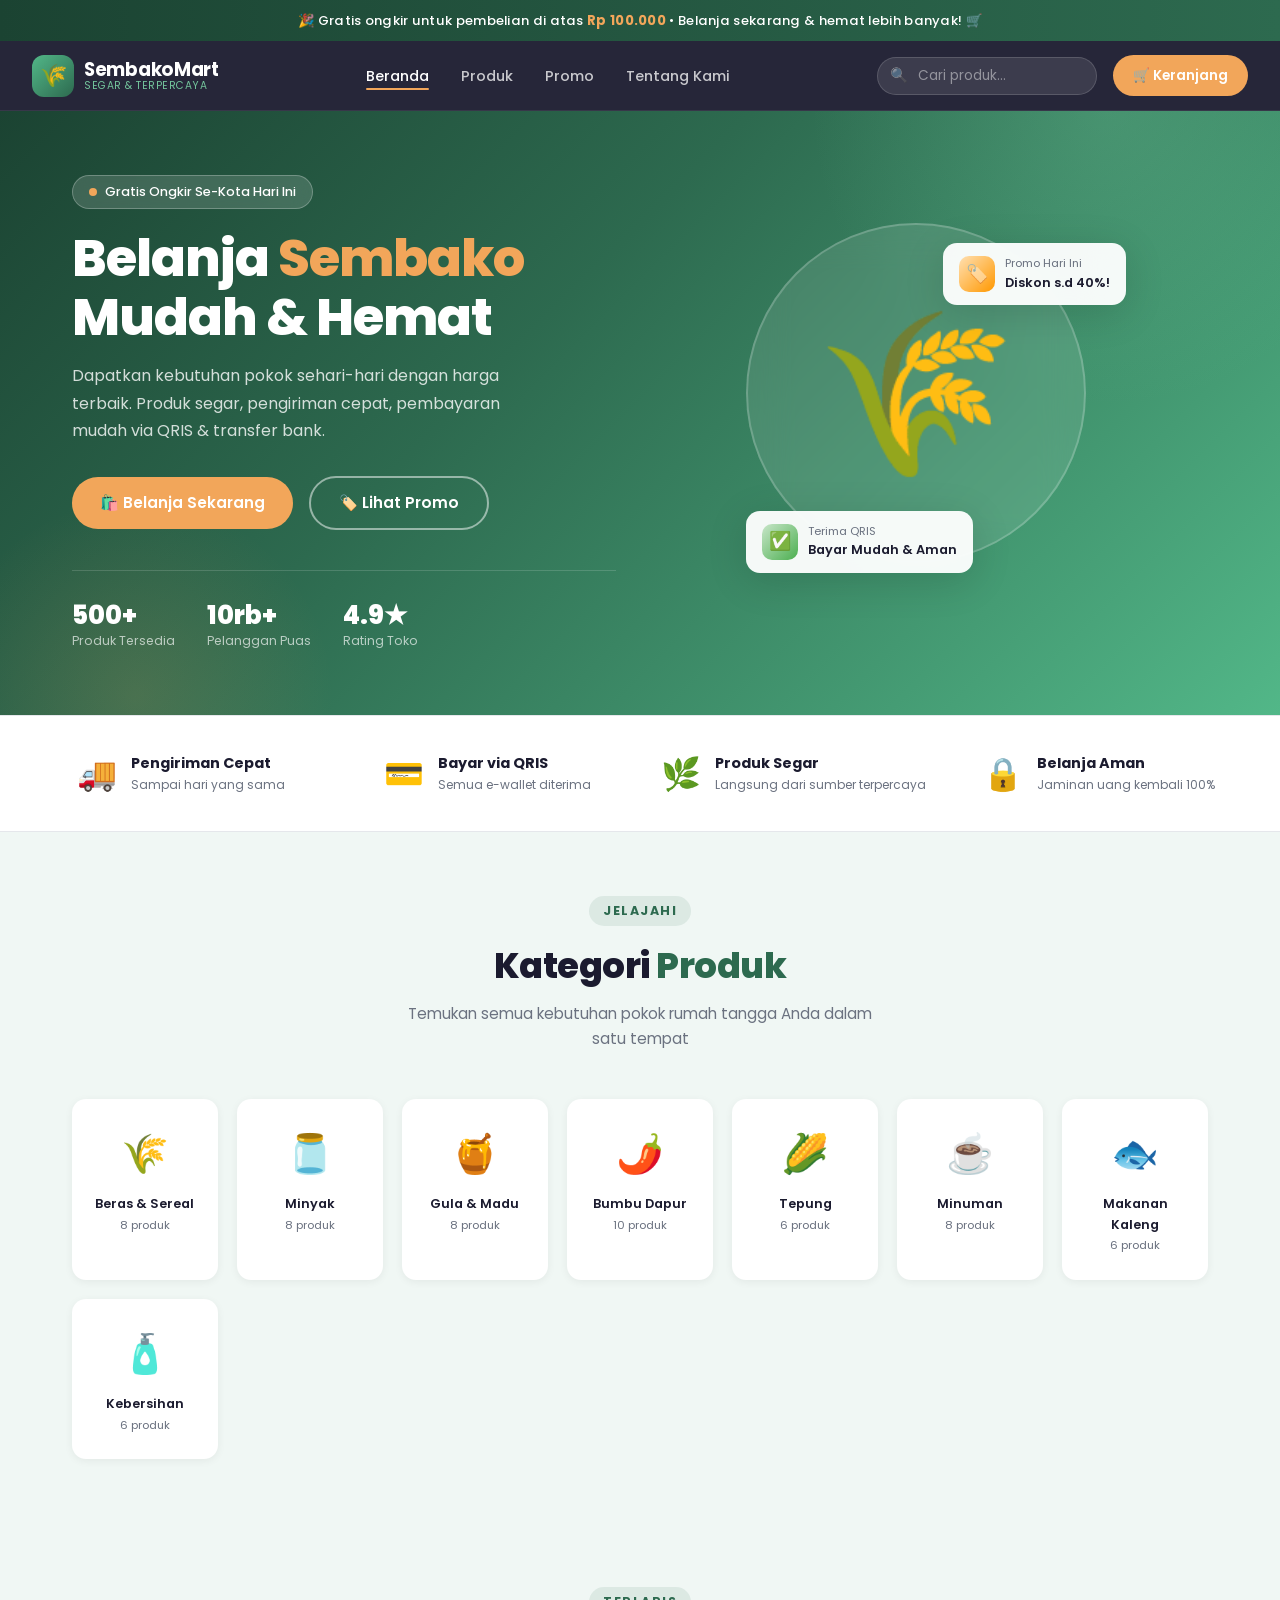
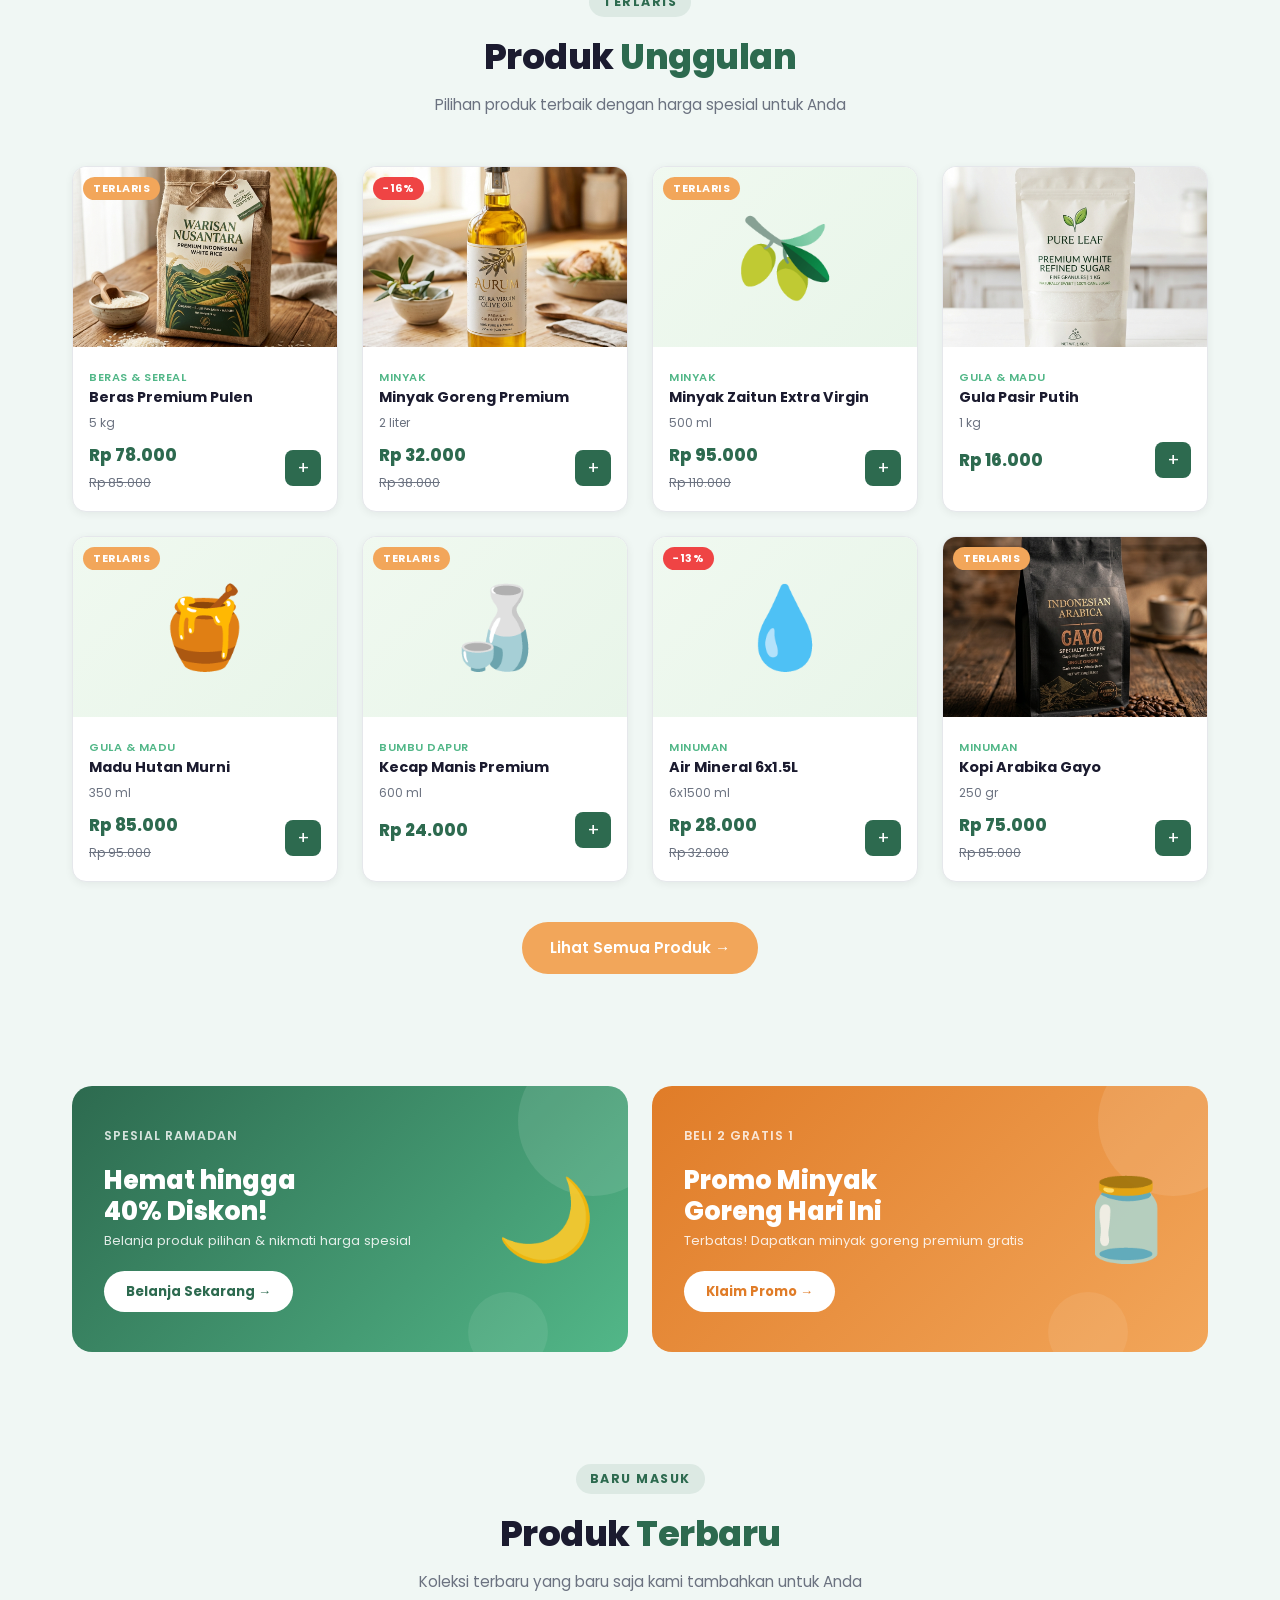
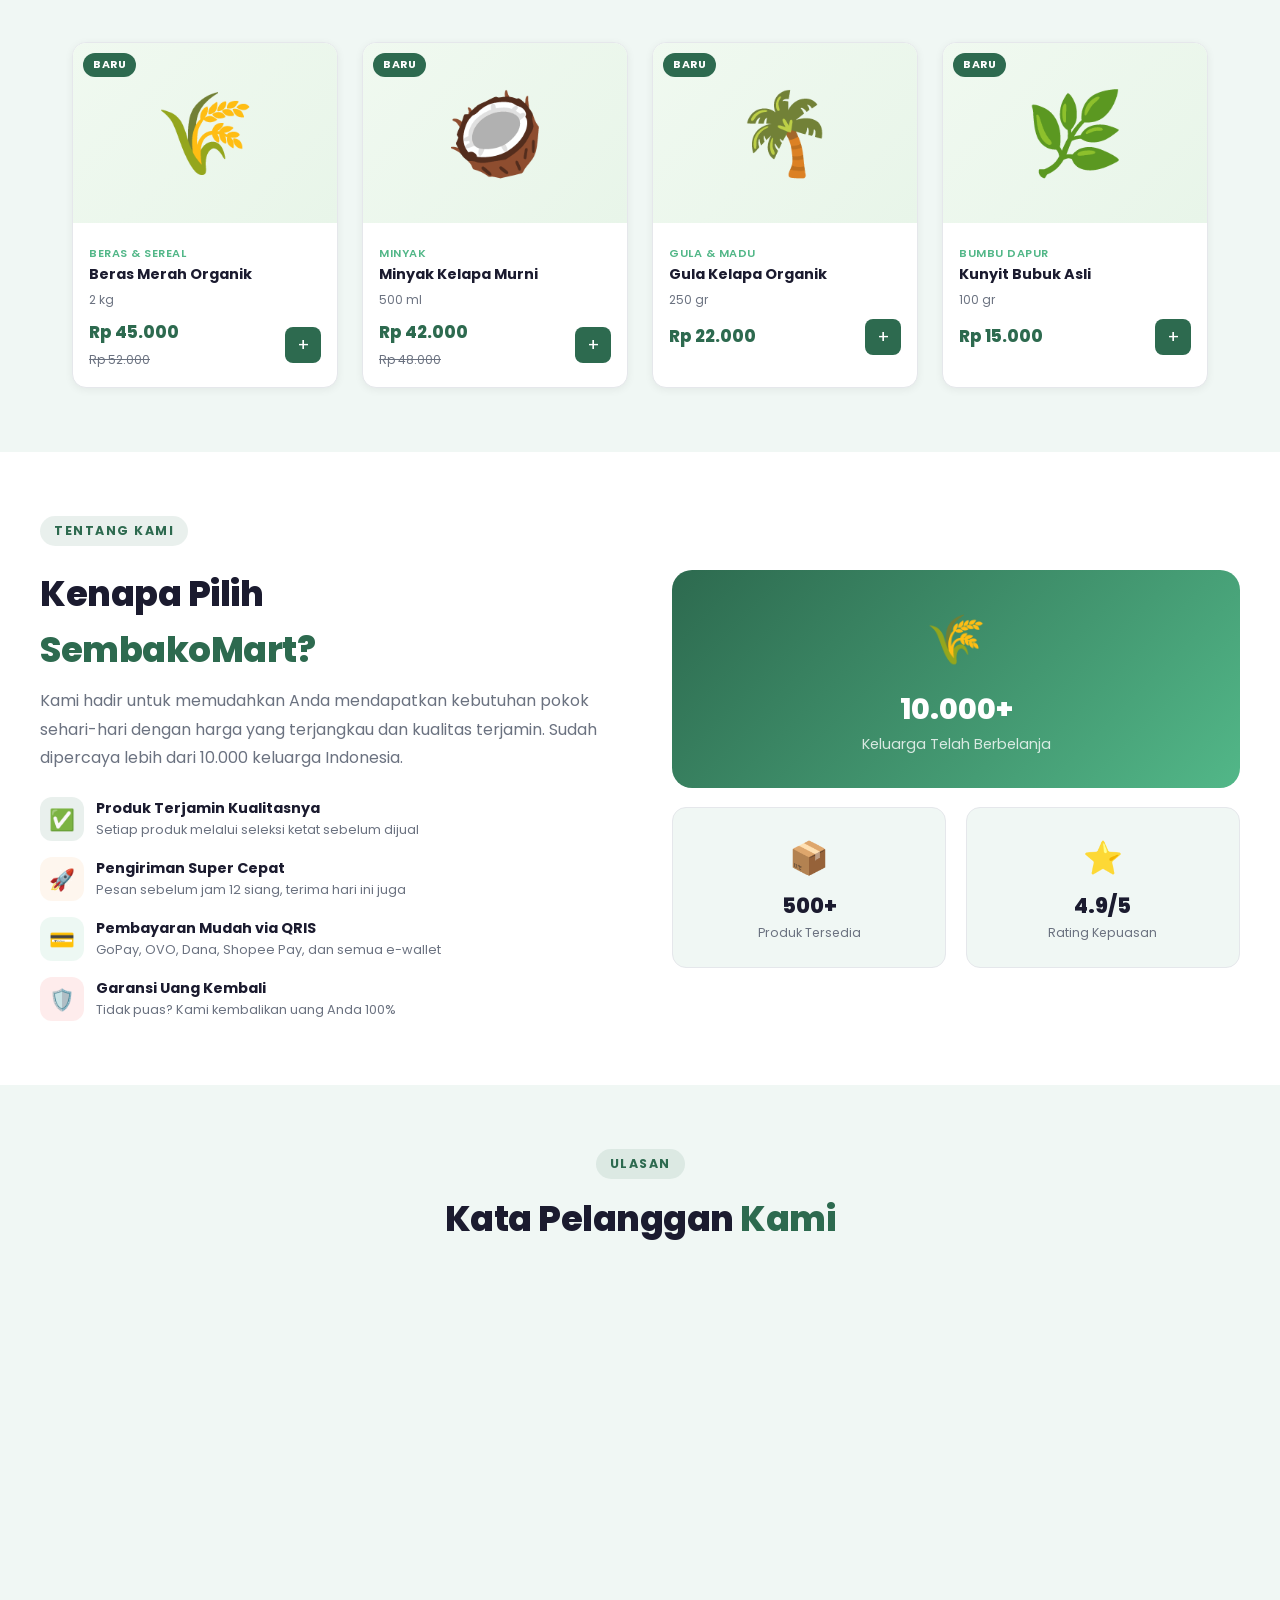
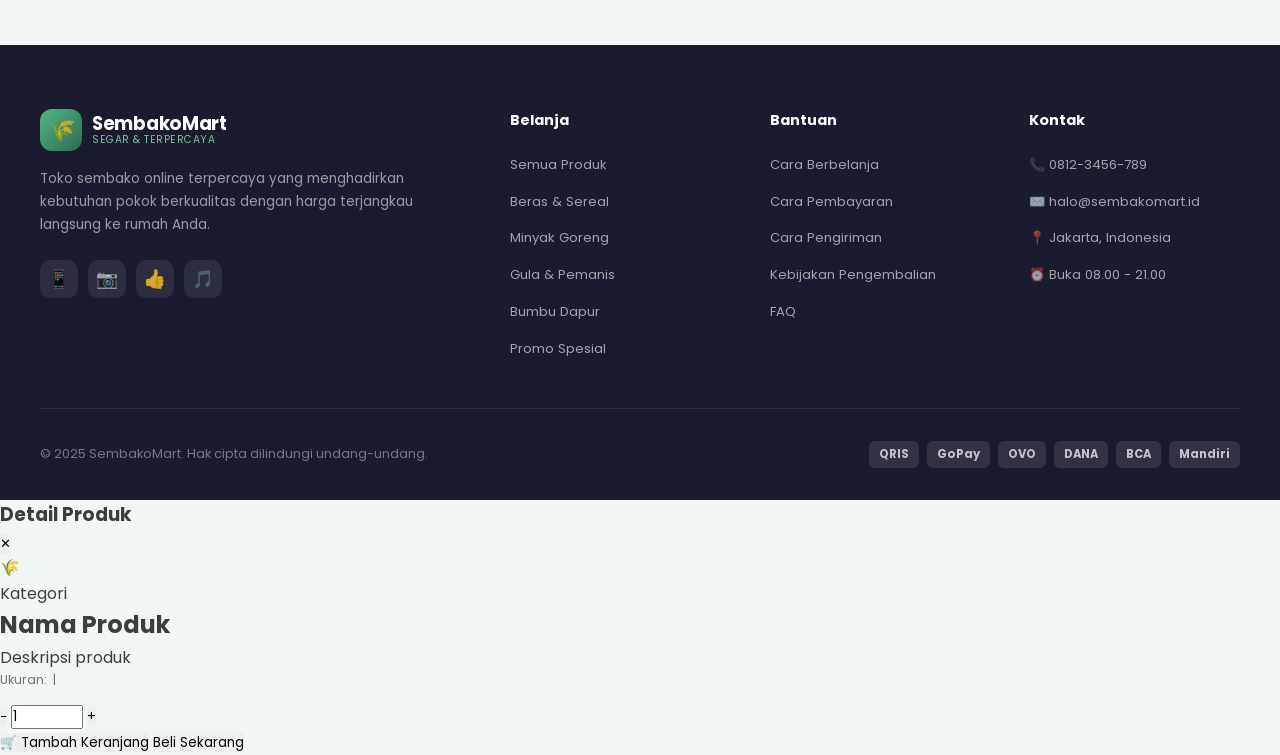
<file: index.html>
<!DOCTYPE html>
<html lang="id">
<head>
  <meta charset="UTF-8">
  <meta name="viewport" content="width=device-width, initial-scale=1.0">
  <title>SembakoMart — Toko Sembako Online Terpercaya</title>
  <meta name="description" content="SembakoMart - Belanja kebutuhan pokok online dengan harga terjangkau. Beras, minyak, gula, bumbu dapur dan lebih banyak produk tersedia. Pesan sekarang, kirim hari ini!">
  <link rel="stylesheet" href="css/style.css">
  <link rel="preconnect" href="https://fonts.googleapis.com">
  <link rel="preconnect" href="https://fonts.gstatic.com" crossorigin>
  <style>
    /* Page-specific overrides */
    .page-wrap {
      min-height: 100vh;
      display: flex;
      flex-direction: column;
    }
    main {
      flex: 1;
    }
  </style>
</head>
<body>
  <div class="page-wrap">

    <!-- Announcement Strip -->
    <div class="announcement">
      🎉 Gratis ongkir untuk pembelian di atas <span>Rp 100.000</span> • Belanja sekarang & hemat lebih banyak! 🛒
    </div>

    <!-- Navbar -->
    <nav class="navbar" id="navbar">
      <a href="index.html" class="nav-logo">
        <div class="nav-logo-icon">🌾</div>
        <div class="nav-logo-text">
          <span class="brand">SembakoMart</span>
          <span class="tagline">Segar & Terpercaya</span>
        </div>
      </a>

      <ul class="nav-links">
        <li><a href="index.html" class="active">Beranda</a></li>
        <li><a href="products.html">Produk</a></li>
        <li><a href="products.html?cat=promo">Promo</a></li>
        <li><a href="#about">Tentang Kami</a></li>
      </ul>

      <div class="nav-actions">
        <div class="nav-search-wrap">
          <span class="nav-search-icon">🔍</span>
          <input type="text" class="nav-search" id="navSearchInput" placeholder="Cari produk..." />
        </div>
        <a href="cart.html" class="cart-btn" id="cartNavBtn">
          🛒 Keranjang
          <span class="cart-count hidden" id="cartCount">0</span>
        </a>
        <button class="hamburger" id="hamburger" aria-label="Menu">
          <span></span><span></span><span></span>
        </button>
      </div>
    </nav>

    <!-- Mobile Menu -->
    <div class="mobile-menu" id="mobileMenu" style="display:none; background:var(--dark); padding:1rem 1.5rem; border-bottom:1px solid rgba(255,255,255,0.1);">
      <ul style="display:flex; flex-direction:column; gap:1rem;">
        <li><a href="index.html" style="color:white; font-size:0.95rem; font-weight:600;">🏠 Beranda</a></li>
        <li><a href="products.html" style="color:rgba(255,255,255,0.75); font-size:0.95rem; font-weight:500;">📦 Produk</a></li>
        <li><a href="products.html?cat=promo" style="color:rgba(255,255,255,0.75); font-size:0.95rem; font-weight:500;">🏷️ Promo</a></li>
        <li><a href="cart.html" style="color:rgba(255,255,255,0.75); font-size:0.95rem; font-weight:500;">🛒 Keranjang</a></li>
      </ul>
      <div style="margin-top:1rem;">
        <input type="text" placeholder="Cari produk..." style="width:100%; padding:10px 16px; border-radius:50px; border:1px solid rgba(255,255,255,0.2); background:rgba(255,255,255,0.1); color:white; font-family:var(--font); font-size:0.9rem; outline:none;" />
      </div>
    </div>

    <main>
      <!-- Hero Section -->
      <section class="hero">
        <div class="hero-content">
          <div class="hero-text">
            <div class="hero-badge">
              <span class="dot"></span>
              Gratis Ongkir Se-Kota Hari Ini
            </div>
            <h1 class="hero-title">
              Belanja <span>Sembako</span><br>
              Mudah & Hemat
            </h1>
            <p class="hero-desc">
              Dapatkan kebutuhan pokok sehari-hari dengan harga terbaik. Produk segar, pengiriman cepat, pembayaran mudah via QRIS & transfer bank.
            </p>
            <div class="hero-actions">
              <a href="products.html" class="btn-primary">
                🛍️ Belanja Sekarang
              </a>
              <a href="products.html?cat=promo" class="btn-outline">
                🏷️ Lihat Promo
              </a>
            </div>
            <div class="hero-stats">
              <div class="hero-stat">
                <h3>500+</h3>
                <p>Produk Tersedia</p>
              </div>
              <div class="hero-stat">
                <h3>10rb+</h3>
                <p>Pelanggan Puas</p>
              </div>
              <div class="hero-stat">
                <h3>4.9★</h3>
                <p>Rating Toko</p>
              </div>
            </div>
          </div>

          <div class="hero-visual">
            <div class="hero-img-wrap">
              <div class="hero-img-bg">🌾</div>
              <div class="hero-float-card card-1">
                <div class="card-icon">🏷️</div>
                <div>
                  <div style="font-size:0.7rem; color:var(--text-light); font-weight:400;">Promo Hari Ini</div>
                  <div>Diskon s.d 40%!</div>
                </div>
              </div>
              <div class="hero-float-card card-2">
                <div class="card-icon">✅</div>
                <div>
                  <div style="font-size:0.7rem; color:var(--text-light); font-weight:400;">Terima QRIS</div>
                  <div>Bayar Mudah & Aman</div>
                </div>
              </div>
            </div>
          </div>
        </div>
      </section>

      <!-- Features Strip -->
      <div class="features-strip">
        <div class="features-grid">
          <div class="feature-item">
            <div class="feature-icon">🚚</div>
            <div class="feature-text">
              <h4>Pengiriman Cepat</h4>
              <p>Sampai hari yang sama</p>
            </div>
          </div>
          <div class="feature-item">
            <div class="feature-icon">💳</div>
            <div class="feature-text">
              <h4>Bayar via QRIS</h4>
              <p>Semua e-wallet diterima</p>
            </div>
          </div>
          <div class="feature-item">
            <div class="feature-icon">🌿</div>
            <div class="feature-text">
              <h4>Produk Segar</h4>
              <p>Langsung dari sumber terpercaya</p>
            </div>
          </div>
          <div class="feature-item">
            <div class="feature-icon">🔒</div>
            <div class="feature-text">
              <h4>Belanja Aman</h4>
              <p>Jaminan uang kembali 100%</p>
            </div>
          </div>
        </div>
      </div>

      <!-- Categories -->
      <section class="section" id="categories">
        <div class="section-header fade-in">
          <span class="section-label">Jelajahi</span>
          <h2 class="section-title">Kategori <span>Produk</span></h2>
          <p class="section-sub">Temukan semua kebutuhan pokok rumah tangga Anda dalam satu tempat</p>
        </div>
        <div class="categories-grid fade-in" id="categoriesGrid">
          <!-- Diisi oleh JS -->
        </div>
      </section>

      <!-- Featured Products -->
      <section class="section" id="featured">
        <div class="section-header fade-in">
          <span class="section-label">Terlaris</span>
          <h2 class="section-title">Produk <span>Unggulan</span></h2>
          <p class="section-sub">Pilihan produk terbaik dengan harga spesial untuk Anda</p>
        </div>
        <div class="products-grid fade-in" id="featuredProducts">
          <!-- Diisi oleh JS -->
        </div>
        <div style="text-align:center; margin-top:2.5rem;">
          <a href="products.html" class="btn-primary">Lihat Semua Produk →</a>
        </div>
      </section>

      <!-- Promo Banners -->
      <section class="promo-section fade-in">
        <div class="promo-grid">
          <div class="promo-card promo-card-1">
            <div class="promo-text">
              <p class="label">Spesial Ramadan</p>
              <h3>Hemat hingga<br>40% Diskon!</h3>
              <p>Belanja produk pilihan & nikmati harga spesial</p>
              <a href="products.html?cat=promo" class="btn-white">Belanja Sekarang →</a>
            </div>
            <div class="promo-emoji">🌙</div>
          </div>
          <div class="promo-card promo-card-2">
            <div class="promo-text">
              <p class="label">Beli 2 Gratis 1</p>
              <h3>Promo Minyak<br>Goreng Hari Ini</h3>
              <p>Terbatas! Dapatkan minyak goreng premium gratis</p>
              <a href="products.html?cat=minyak" class="btn-white" style="color:var(--secondary-dark);">Klaim Promo →</a>
            </div>
            <div class="promo-emoji">🫙</div>
          </div>
        </div>
      </section>

      <!-- New Products -->
      <section class="section" id="new-products">
        <div class="section-header fade-in">
          <span class="section-label">Baru Masuk</span>
          <h2 class="section-title">Produk <span>Terbaru</span></h2>
          <p class="section-sub">Koleksi terbaru yang baru saja kami tambahkan untuk Anda</p>
        </div>
        <div class="products-grid fade-in" id="newProducts">
          <!-- Diisi oleh JS -->
        </div>
      </section>

      <!-- About / Trust Section -->
      <section style="padding:4rem 2rem; background:var(--bg-card);" id="about">
        <div style="max-width:1200px; margin:0 auto; display:grid; grid-template-columns:1fr 1fr; gap:4rem; align-items:center;">
          <div class="fade-in">
            <span class="section-label">Tentang Kami</span>
            <h2 class="section-title" style="text-align:left; margin-top:0.5rem;">Kenapa Pilih<br><span>SembakoMart?</span></h2>
            <p style="color:var(--text-light); line-height:1.8; margin-bottom:1.5rem;">
              Kami hadir untuk memudahkan Anda mendapatkan kebutuhan pokok sehari-hari dengan harga yang terjangkau dan kualitas terjamin. Sudah dipercaya lebih dari 10.000 keluarga Indonesia.
            </p>
            <div style="display:flex; flex-direction:column; gap:1rem;">
              <div style="display:flex; align-items:center; gap:12px;">
                <div style="width:44px; height:44px; background:rgba(45,106,79,0.1); border-radius:12px; display:flex; align-items:center; justify-content:center; font-size:1.3rem; flex-shrink:0;">✅</div>
                <div>
                  <div style="font-weight:700; font-size:0.9rem; color:var(--dark);">Produk Terjamin Kualitasnya</div>
                  <div style="font-size:0.8rem; color:var(--text-light);">Setiap produk melalui seleksi ketat sebelum dijual</div>
                </div>
              </div>
              <div style="display:flex; align-items:center; gap:12px;">
                <div style="width:44px; height:44px; background:rgba(242,166,90,0.1); border-radius:12px; display:flex; align-items:center; justify-content:center; font-size:1.3rem; flex-shrink:0;">🚀</div>
                <div>
                  <div style="font-weight:700; font-size:0.9rem; color:var(--dark);">Pengiriman Super Cepat</div>
                  <div style="font-size:0.8rem; color:var(--text-light);">Pesan sebelum jam 12 siang, terima hari ini juga</div>
                </div>
              </div>
              <div style="display:flex; align-items:center; gap:12px;">
                <div style="width:44px; height:44px; background:rgba(82,183,136,0.1); border-radius:12px; display:flex; align-items:center; justify-content:center; font-size:1.3rem; flex-shrink:0;">💳</div>
                <div>
                  <div style="font-weight:700; font-size:0.9rem; color:var(--dark);">Pembayaran Mudah via QRIS</div>
                  <div style="font-size:0.8rem; color:var(--text-light);">GoPay, OVO, Dana, Shopee Pay, dan semua e-wallet</div>
                </div>
              </div>
              <div style="display:flex; align-items:center; gap:12px;">
                <div style="width:44px; height:44px; background:rgba(239,68,68,0.1); border-radius:12px; display:flex; align-items:center; justify-content:center; font-size:1.3rem; flex-shrink:0;">🛡️</div>
                <div>
                  <div style="font-weight:700; font-size:0.9rem; color:var(--dark);">Garansi Uang Kembali</div>
                  <div style="font-size:0.8rem; color:var(--text-light);">Tidak puas? Kami kembalikan uang Anda 100%</div>
                </div>
              </div>
            </div>
          </div>
          <div class="fade-in" style="display:flex; flex-direction:column; gap:1.2rem;">
            <div style="background:linear-gradient(135deg, var(--primary), var(--primary-light)); border-radius:var(--radius-lg); padding:2rem; color:white; text-align:center;">
              <div style="font-size:3rem; margin-bottom:0.5rem;">🌾</div>
              <h3 style="font-size:1.8rem; font-weight:800;">10.000+</h3>
              <p style="opacity:0.8; font-size:0.9rem;">Keluarga Telah Berbelanja</p>
            </div>
            <div style="display:grid; grid-template-columns:1fr 1fr; gap:1.2rem;">
              <div style="background:var(--bg); border-radius:var(--radius-md); padding:1.5rem; text-align:center; border:1px solid var(--border);">
                <div style="font-size:2rem; margin-bottom:0.4rem;">📦</div>
                <h4 style="font-size:1.3rem; font-weight:800; color:var(--dark);">500+</h4>
                <p style="font-size:0.78rem; color:var(--text-light);">Produk Tersedia</p>
              </div>
              <div style="background:var(--bg); border-radius:var(--radius-md); padding:1.5rem; text-align:center; border:1px solid var(--border);">
                <div style="font-size:2rem; margin-bottom:0.4rem;">⭐</div>
                <h4 style="font-size:1.3rem; font-weight:800; color:var(--dark);">4.9/5</h4>
                <p style="font-size:0.78rem; color:var(--text-light);">Rating Kepuasan</p>
              </div>
            </div>
          </div>
        </div>
      </section>

      <!-- Testimonials -->
      <section class="section fade-in">
        <div class="section-header">
          <span class="section-label">Ulasan</span>
          <h2 class="section-title">Kata Pelanggan <span>Kami</span></h2>
        </div>
        <div style="display:grid; grid-template-columns:repeat(auto-fit, minmax(280px, 1fr)); gap:1.5rem;" id="testimonials">
          <!-- Diisi JS -->
        </div>
      </section>
    </main>

    <!-- Footer -->
    <footer class="footer">
      <div class="footer-grid">
        <div class="footer-brand">
          <div class="nav-logo" style="margin-bottom:1rem;">
            <div class="nav-logo-icon">🌾</div>
            <div class="nav-logo-text">
              <span class="brand">SembakoMart</span>
              <span class="tagline">Segar & Terpercaya</span>
            </div>
          </div>
          <p>Toko sembako online terpercaya yang menghadirkan kebutuhan pokok berkualitas dengan harga terjangkau langsung ke rumah Anda.</p>
          <div class="footer-socials">
            <div class="social-btn" title="WhatsApp">📱</div>
            <div class="social-btn" title="Instagram">📷</div>
            <div class="social-btn" title="Facebook">👍</div>
            <div class="social-btn" title="TikTok">🎵</div>
          </div>
        </div>
        <div class="footer-col">
          <h4>Belanja</h4>
          <ul>
            <li><a href="products.html">Semua Produk</a></li>
            <li><a href="products.html?cat=beras">Beras & Sereal</a></li>
            <li><a href="products.html?cat=minyak">Minyak Goreng</a></li>
            <li><a href="products.html?cat=gula">Gula & Pemanis</a></li>
            <li><a href="products.html?cat=bumbu">Bumbu Dapur</a></li>
            <li><a href="products.html?cat=promo">Promo Spesial</a></li>
          </ul>
        </div>
        <div class="footer-col">
          <h4>Bantuan</h4>
          <ul>
            <li><a href="#">Cara Berbelanja</a></li>
            <li><a href="#">Cara Pembayaran</a></li>
            <li><a href="#">Cara Pengiriman</a></li>
            <li><a href="#">Kebijakan Pengembalian</a></li>
            <li><a href="#">FAQ</a></li>
          </ul>
        </div>
        <div class="footer-col">
          <h4>Kontak</h4>
          <ul>
            <li><a href="tel:+628123456789">📞 0812-3456-789</a></li>
            <li><a href="mailto:halo@sembakomart.id">✉️ halo@sembakomart.id</a></li>
            <li><a href="#">📍 Jakarta, Indonesia</a></li>
            <li><a href="#">⏰ Buka 08.00 - 21.00</a></li>
          </ul>
        </div>
      </div>
      <div class="footer-bottom">
        <p>© 2025 SembakoMart. Hak cipta dilindungi undang-undang.</p>
        <div class="payment-icons">
          <span class="pay-icon">QRIS</span>
          <span class="pay-icon">GoPay</span>
          <span class="pay-icon">OVO</span>
          <span class="pay-icon">DANA</span>
          <span class="pay-icon">BCA</span>
          <span class="pay-icon">Mandiri</span>
        </div>
      </div>
    </footer>

    <!-- Toast Container -->
    <div class="toast-wrap" id="toastWrap"></div>

  </div>

  <script src="js/main.js"></script>
</body>
</html>
</file>
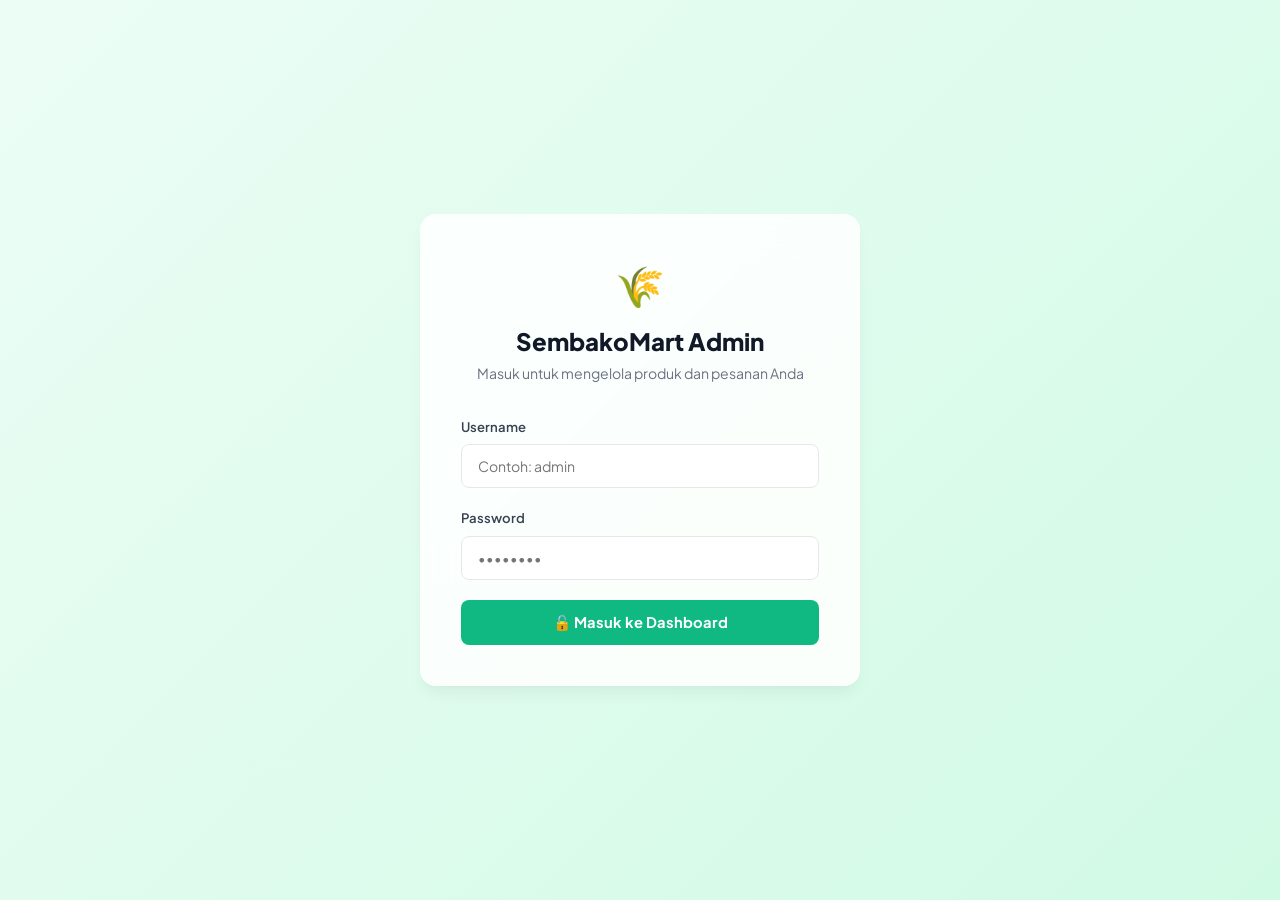
<file: admin/index.html>
<!DOCTYPE html>
<html lang="id">
<head>
  <meta charset="UTF-8">
  <meta name="viewport" content="width=device-width, initial-scale=1.0">
  <title>Login Penjual — SembakoMart Admin</title>
  <link rel="stylesheet" href="css/admin.css">
</head>
<body>
  <div class="login-container">
    <div class="login-card">
      <div class="login-logo">🌾</div>
      <h1 class="login-title">SembakoMart Admin</h1>
      <p class="login-subtitle">Masuk untuk mengelola produk dan pesanan Anda</p>
      
      <div class="login-err" id="loginErr">Username atau password salah!</div>

      <form class="login-form" id="loginForm" onsubmit="handleLogin(event)">
        <div class="form-group">
          <label class="form-label" for="username">Username</label>
          <input type="text" class="form-input" id="username" placeholder="Contoh: admin" required>
        </div>
        <div class="form-group">
          <label class="form-label" for="password">Password</label>
          <input type="password" class="form-input" id="password" placeholder="••••••••" required>
        </div>
        
        <button type="submit" class="btn-admin-primary">
          🔓 Masuk ke Dashboard
        </button>
      </form>
    </div>
  </div>

  <script>
    // Check if already logged in
    if (localStorage.getItem('sembako_admin_logged_in') === 'true') {
      window.location.href = 'dashboard.html';
    }

    function handleLogin(e) {
      e.preventDefault();
      const user = document.getElementById('username').value.trim();
      const pass = document.getElementById('password').value.trim();
      const errEl = document.getElementById('loginErr');

      // Default Admin Credentials
      if (user === 'admin' && pass === 'sembako123') {
        localStorage.setItem('sembako_admin_logged_in', 'true');
        localStorage.setItem('sembako_admin_user', 'admin');
        window.location.href = 'dashboard.html';
      } else {
        errEl.style.display = 'block';
        setTimeout(() => {
          errEl.style.display = 'none';
        }, 3000);
      }
    }
  </script>
</body>
</html>
</file>
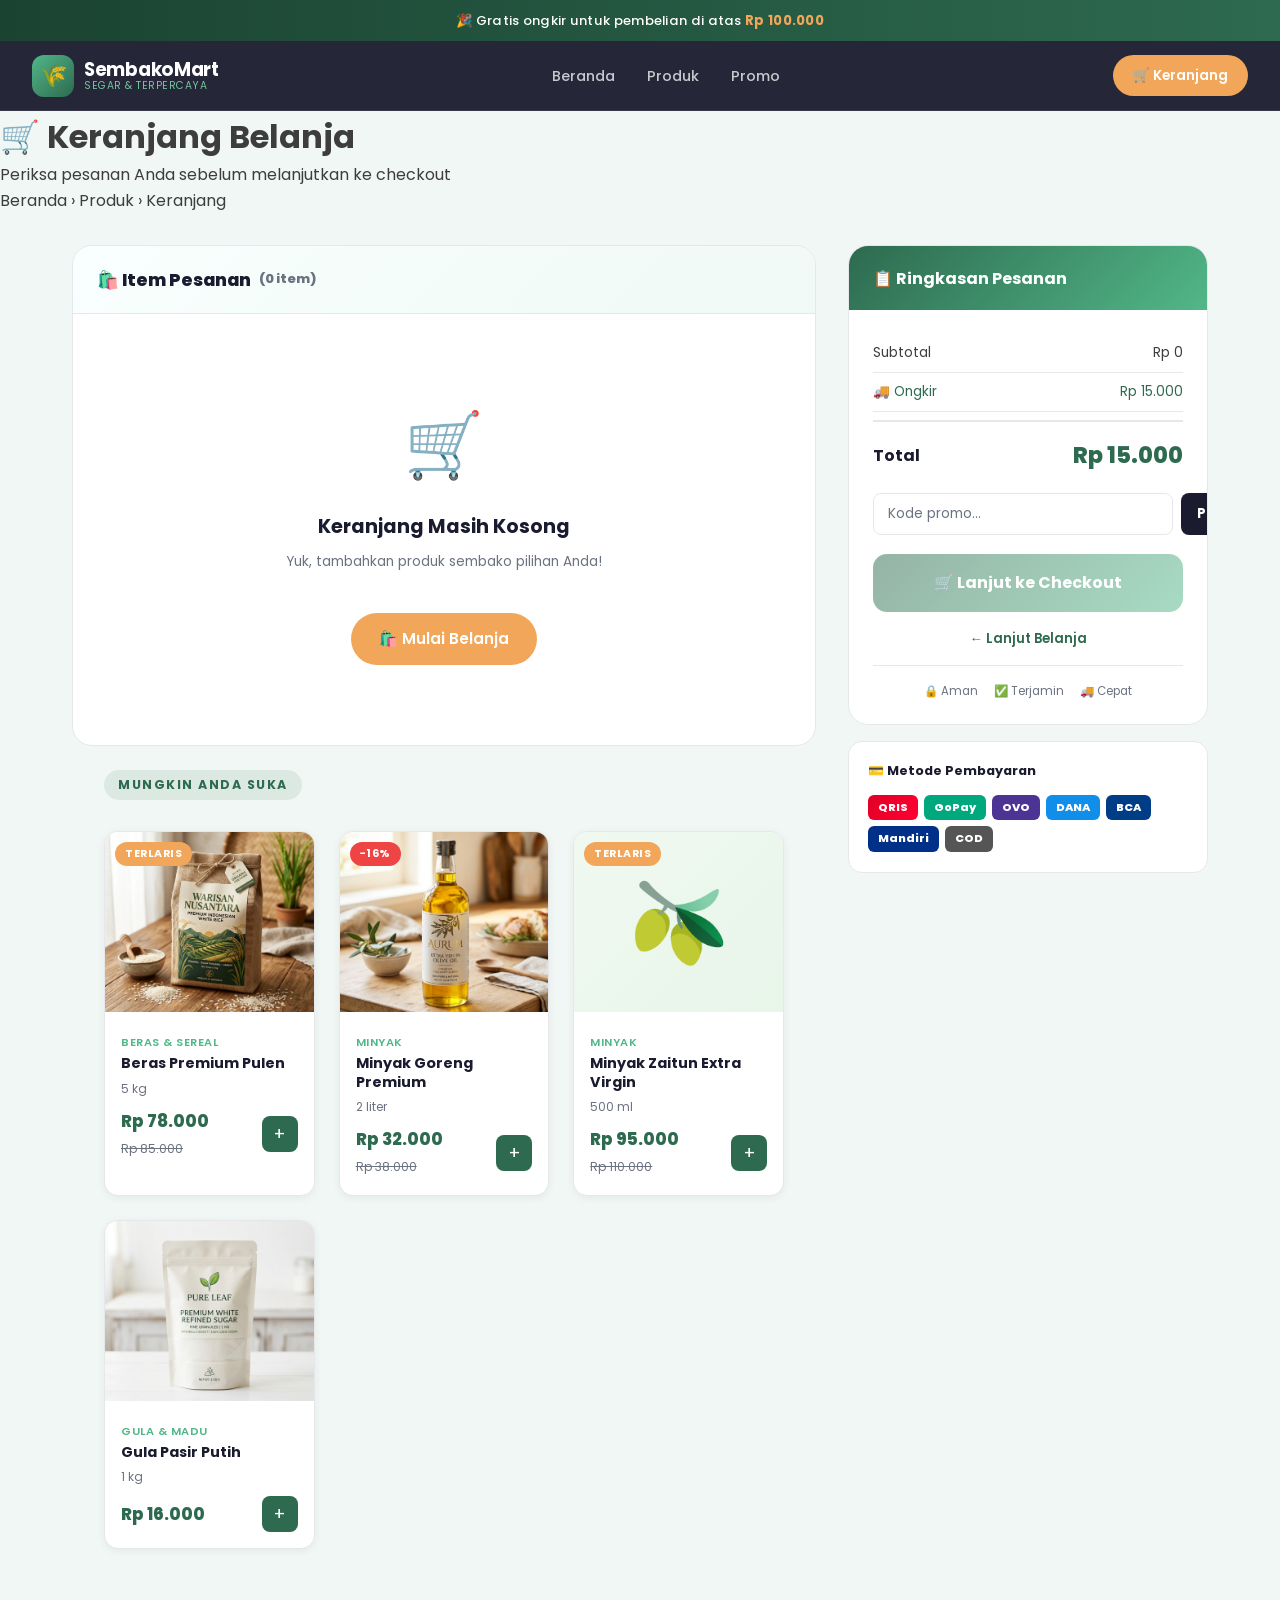
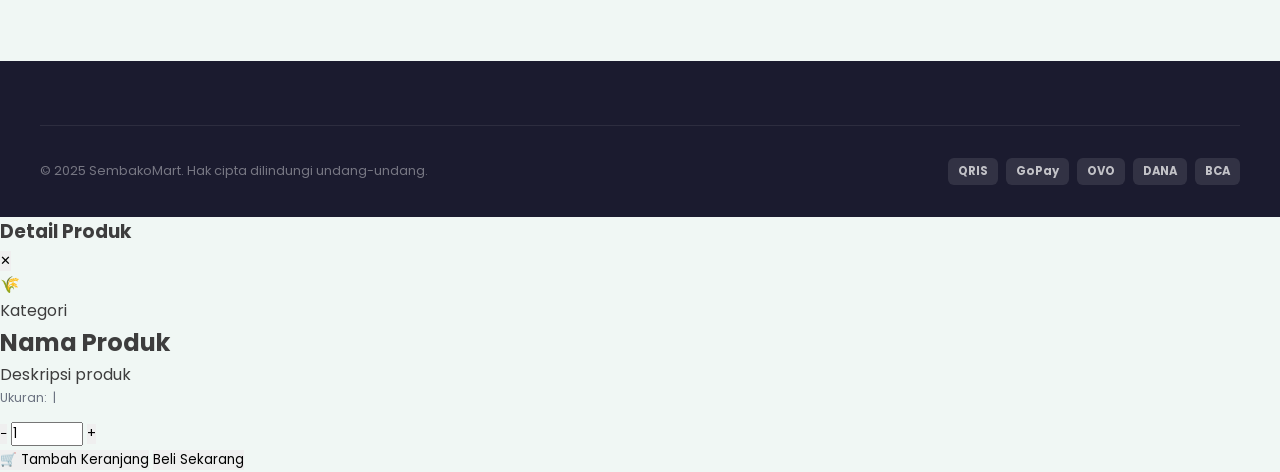
<file: cart.html>
<!DOCTYPE html>
<html lang="id">
<head>
  <meta charset="UTF-8">
  <meta name="viewport" content="width=device-width, initial-scale=1.0">
  <title>Keranjang Belanja — SembakoMart</title>
  <meta name="description" content="Keranjang belanja SembakoMart. Periksa pesanan Anda sebelum checkout.">
  <link rel="stylesheet" href="css/style.css">
  <link rel="stylesheet" href="css/cart.css">
</head>
<body>
  <div class="announcement">
    🎉 Gratis ongkir untuk pembelian di atas <span>Rp 100.000</span>
  </div>

  <nav class="navbar" id="navbar">
    <a href="index.html" class="nav-logo">
      <div class="nav-logo-icon">🌾</div>
      <div class="nav-logo-text">
        <span class="brand">SembakoMart</span>
        <span class="tagline">Segar & Terpercaya</span>
      </div>
    </a>
    <ul class="nav-links">
      <li><a href="index.html">Beranda</a></li>
      <li><a href="products.html">Produk</a></li>
      <li><a href="products.html?cat=promo">Promo</a></li>
    </ul>
    <div class="nav-actions">
      <a href="cart.html" class="cart-btn active" id="cartNavBtn">
        🛒 Keranjang
        <span class="cart-count hidden" id="cartCount">0</span>
      </a>
      <button class="hamburger" id="hamburger"><span></span><span></span><span></span></button>
    </div>
  </nav>

  <!-- Page Banner -->
  <div class="page-banner">
    <h1>🛒 Keranjang Belanja</h1>
    <p>Periksa pesanan Anda sebelum melanjutkan ke checkout</p>
    <div class="breadcrumb">
      <a href="index.html">Beranda</a>
      <span>›</span>
      <a href="products.html">Produk</a>
      <span>›</span>
      <span>Keranjang</span>
    </div>
  </div>

  <!-- Cart Content -->
  <div class="cart-page" id="cartPage">
    <!-- Cart Items (Left) -->
    <div>
      <div class="cart-panel" id="cartPanel">
        <div class="cart-panel-header">
          <h2>🛍️ Item Pesanan <span class="cart-total-items" id="cartTotalItems">(0 item)</span></h2>
          <button class="clear-cart-btn" id="clearCartBtn" onclick="confirmClearCart()">🗑️ Hapus Semua</button>
        </div>
        <div class="cart-items-list" id="cartItemsList">
          <!-- Rendered by JS -->
        </div>
      </div>

      <!-- Recommended Section -->
      <div class="recommended-section" style="margin-top:1.5rem;">
        <div class="section-header" style="text-align:left; margin-bottom:1.2rem;">
          <span class="section-label">Mungkin Anda Suka</span>
        </div>
        <div class="products-grid" id="recommendedProducts" style="grid-template-columns: repeat(auto-fill, minmax(180px, 1fr));">
          <!-- Rendered by JS -->
        </div>
      </div>
    </div>

    <!-- Cart Summary (Right) -->
    <div class="cart-summary">
      <div class="summary-card">
        <div class="summary-header">
          <h3>📋 Ringkasan Pesanan</h3>
        </div>
        <div class="summary-body">
          <div class="summary-row">
            <span>Subtotal</span>
            <span id="summarySubtotal">Rp 0</span>
          </div>
          <div class="summary-row discount" id="summaryDiscountRow" style="display:none;">
            <span>🏷️ Diskon Promo</span>
            <span id="summaryDiscount">−Rp 0</span>
          </div>
          <div class="summary-row shipping" id="summaryShippingRow">
            <span>🚚 Ongkir</span>
            <span id="summaryShipping">Rp 15.000</span>
          </div>
          <div class="summary-total">
            <span class="label">Total</span>
            <span class="amount" id="summaryTotal">Rp 0</span>
          </div>

          <!-- Promo Code -->
          <div class="promo-input-wrap">
            <input type="text" class="promo-input" id="promoInput" placeholder="Kode promo..." />
            <button class="promo-apply-btn" onclick="applyPromo()">Pakai</button>
          </div>
          <div class="promo-success" id="promoSuccess">
            ✅ Kode promo berhasil diterapkan! Hemat <span id="promoAmount"></span>
          </div>

          <!-- Checkout Button -->
          <a href="checkout.html" class="checkout-btn" id="checkoutBtn">
            🛒 Lanjut ke Checkout
          </a>
          <a href="products.html" class="continue-shopping">
            ← Lanjut Belanja
          </a>

          <!-- Trust Badges -->
          <div class="trust-badges">
            <div class="trust-badge">🔒 Aman</div>
            <div class="trust-badge">✅ Terjamin</div>
            <div class="trust-badge">🚚 Cepat</div>
          </div>
        </div>
      </div>

      <!-- Payment Methods Preview -->
      <div style="background:var(--bg-card); border-radius:var(--radius-md); border:1px solid var(--border); padding:1.2rem; margin-top:1rem;">
        <div style="font-size:0.8rem; font-weight:700; color:var(--dark); margin-bottom:0.8rem;">💳 Metode Pembayaran</div>
        <div style="display:flex; flex-wrap:wrap; gap:6px;">
          <span style="background:linear-gradient(135deg,#E00025,#FF0033); color:white; border-radius:6px; padding:4px 10px; font-size:0.7rem; font-weight:800;">QRIS</span>
          <span style="background:#00A87D; color:white; border-radius:6px; padding:4px 10px; font-size:0.7rem; font-weight:800;">GoPay</span>
          <span style="background:#4C3494; color:white; border-radius:6px; padding:4px 10px; font-size:0.7rem; font-weight:800;">OVO</span>
          <span style="background:#108EE9; color:white; border-radius:6px; padding:4px 10px; font-size:0.7rem; font-weight:800;">DANA</span>
          <span style="background:#003D87; color:white; border-radius:6px; padding:4px 10px; font-size:0.7rem; font-weight:800;">BCA</span>
          <span style="background:#003087; color:white; border-radius:6px; padding:4px 10px; font-size:0.7rem; font-weight:800;">Mandiri</span>
          <span style="background:#555; color:white; border-radius:6px; padding:4px 10px; font-size:0.7rem; font-weight:800;">COD</span>
        </div>
      </div>
    </div>
  </div>

  <!-- Toast -->
  <div class="toast-wrap" id="toastWrap"></div>

  <!-- Footer -->
  <footer class="footer" style="margin-top:4rem;">
    <div class="footer-bottom" style="max-width:1200px; margin:0 auto;">
      <p>© 2025 SembakoMart. Hak cipta dilindungi undang-undang.</p>
      <div class="payment-icons">
        <span class="pay-icon">QRIS</span>
        <span class="pay-icon">GoPay</span>
        <span class="pay-icon">OVO</span>
        <span class="pay-icon">DANA</span>
        <span class="pay-icon">BCA</span>
      </div>
    </div>
  </footer>

  <script src="js/main.js"></script>
  <script src="js/cart.js"></script>
</body>
</html>
</file>
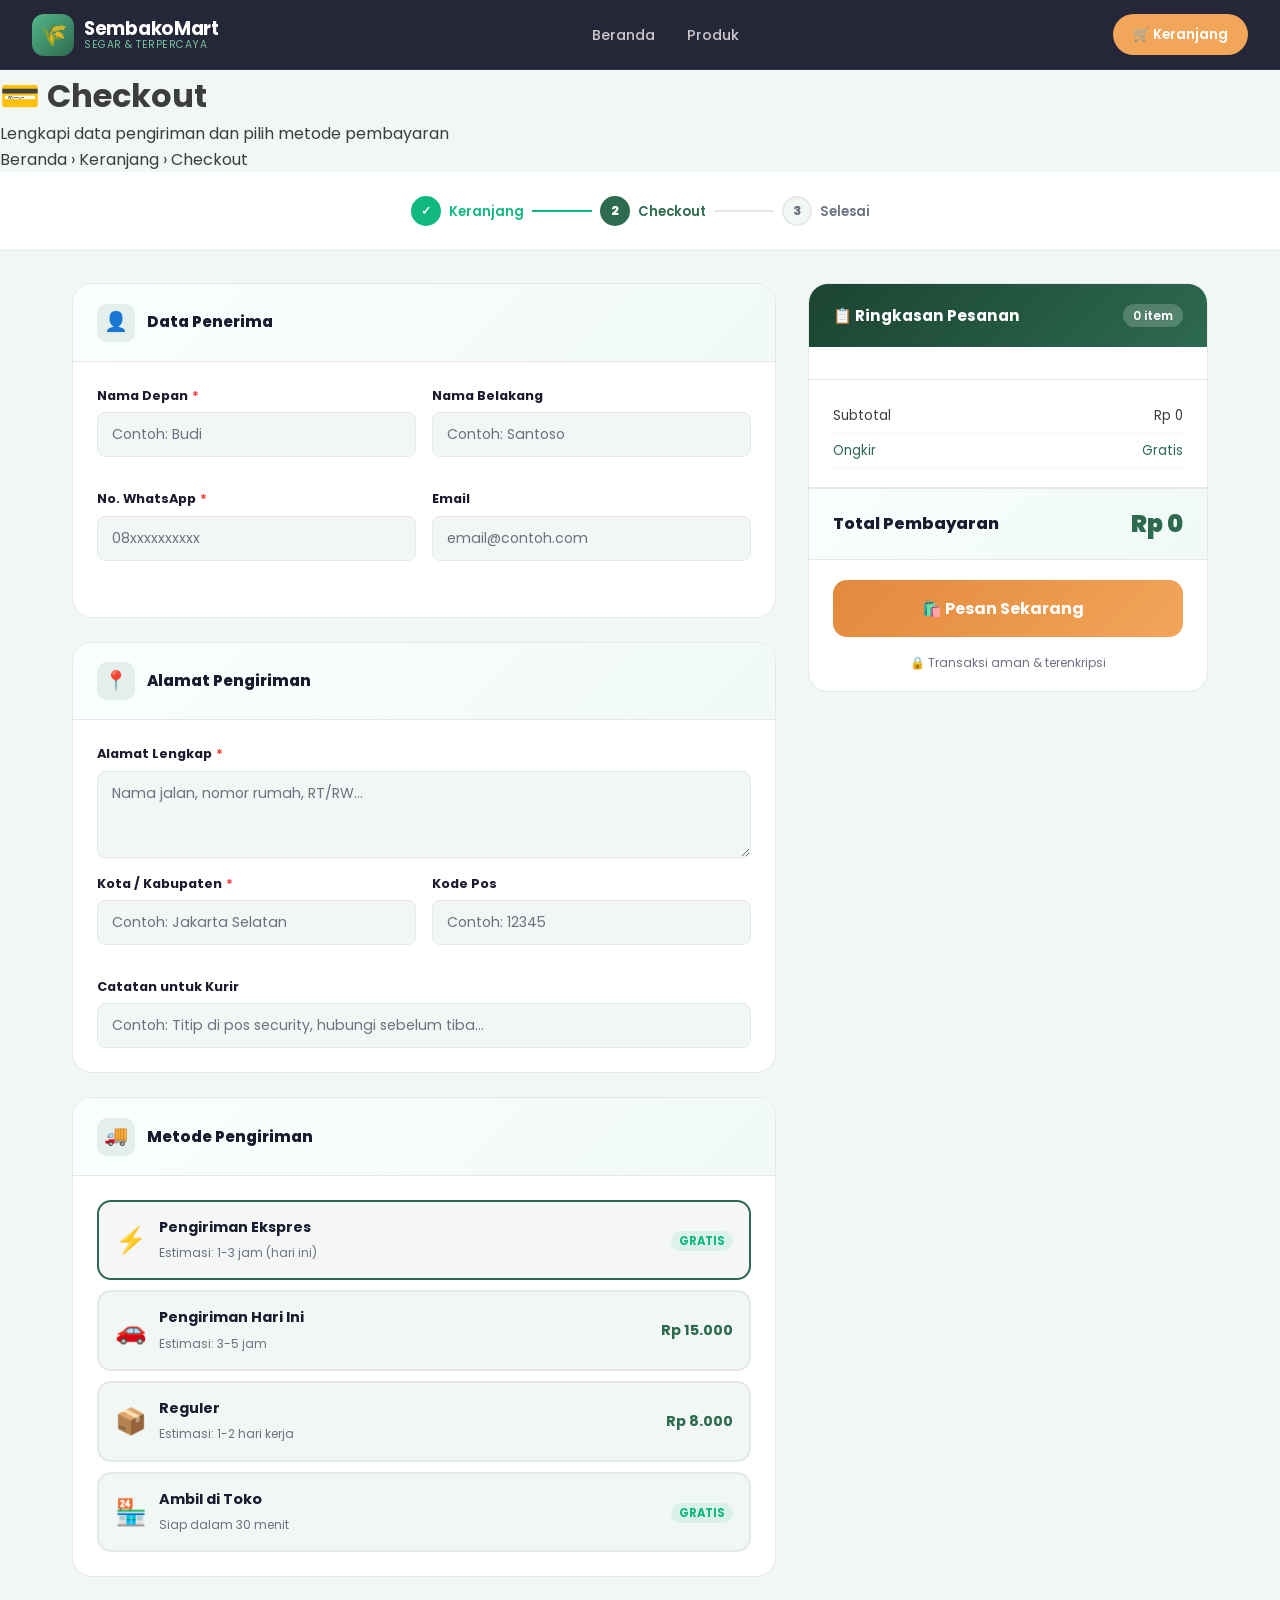
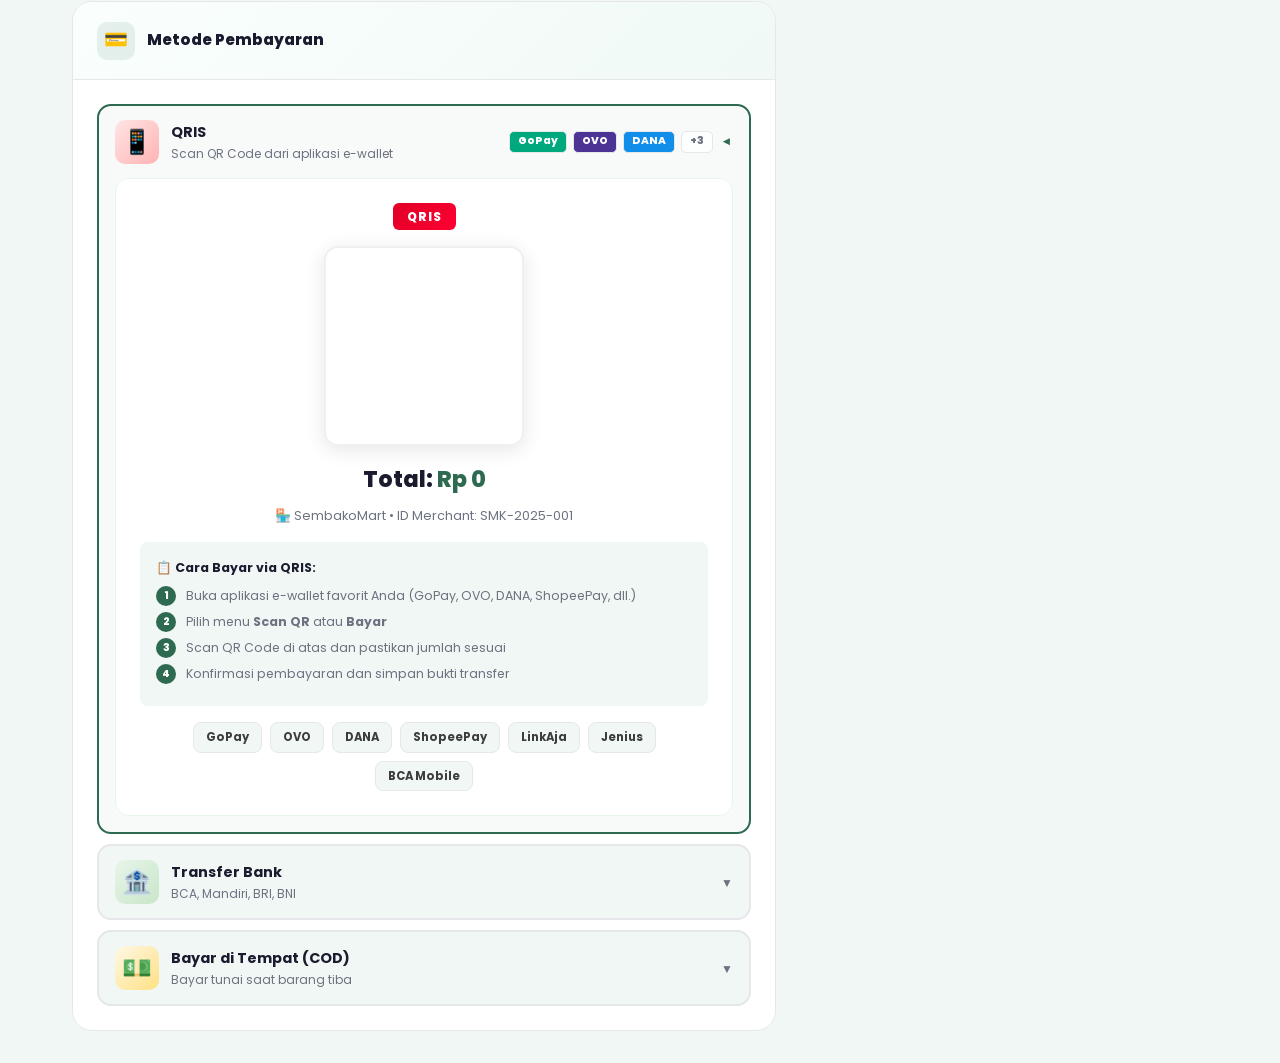
<file: checkout.html>
<!DOCTYPE html>
<html lang="id">
<head>
  <meta charset="UTF-8">
  <meta name="viewport" content="width=device-width, initial-scale=1.0">
  <title>Checkout — SembakoMart</title>
  <meta name="description" content="Selesaikan pesanan Anda di SembakoMart. Pembayaran aman via QRIS, transfer bank, dan COD.">
  <link rel="stylesheet" href="css/style.css">
  <link rel="stylesheet" href="css/checkout.css">
</head>
<body>
  <!-- Navbar -->
  <nav class="navbar" id="navbar">
    <a href="index.html" class="nav-logo">
      <div class="nav-logo-icon">🌾</div>
      <div class="nav-logo-text">
        <span class="brand">SembakoMart</span>
        <span class="tagline">Segar & Terpercaya</span>
      </div>
    </a>
    <ul class="nav-links">
      <li><a href="index.html">Beranda</a></li>
      <li><a href="products.html">Produk</a></li>
    </ul>
    <div class="nav-actions">
      <a href="cart.html" class="cart-btn" id="cartNavBtn">
        🛒 Keranjang
        <span class="cart-count hidden" id="cartCount">0</span>
      </a>
    </div>
  </nav>

  <!-- Page Banner -->
  <div class="page-banner">
    <h1>💳 Checkout</h1>
    <p>Lengkapi data pengiriman dan pilih metode pembayaran</p>
    <div class="breadcrumb">
      <a href="index.html">Beranda</a>
      <span>›</span>
      <a href="cart.html">Keranjang</a>
      <span>›</span>
      <span>Checkout</span>
    </div>
  </div>

  <!-- Progress Steps -->
  <div class="checkout-steps">
    <div class="step done" id="step1">
      <div class="step-num">✓</div>
      <span>Keranjang</span>
    </div>
    <div class="step-line done"></div>
    <div class="step active" id="step2">
      <div class="step-num">2</div>
      <span>Checkout</span>
    </div>
    <div class="step-line"></div>
    <div class="step" id="step3">
      <div class="step-num">3</div>
      <span>Selesai</span>
    </div>
  </div>

  <!-- Checkout Content -->
  <div class="checkout-page">

    <!-- LEFT: Form -->
    <div class="checkout-form-section">

      <!-- 1. Data Penerima -->
      <div class="checkout-card">
        <div class="checkout-card-header">
          <div class="checkout-card-icon">👤</div>
          <h3>Data Penerima</h3>
        </div>
        <div class="checkout-card-body">
          <div class="form-row">
            <div class="form-group">
              <label class="form-label">Nama Depan <span class="required">*</span></label>
              <input type="text" class="form-input" id="firstName" placeholder="Contoh: Budi" required>
              <span class="error-msg" id="err-firstName">Nama depan wajib diisi</span>
            </div>
            <div class="form-group">
              <label class="form-label">Nama Belakang</label>
              <input type="text" class="form-input" id="lastName" placeholder="Contoh: Santoso">
            </div>
          </div>
          <div class="form-row">
            <div class="form-group">
              <label class="form-label">No. WhatsApp <span class="required">*</span></label>
              <input type="tel" class="form-input" id="phone" placeholder="08xxxxxxxxxx" required>
              <span class="error-msg" id="err-phone">No. WhatsApp wajib diisi</span>
            </div>
            <div class="form-group">
              <label class="form-label">Email</label>
              <input type="email" class="form-input" id="email" placeholder="email@contoh.com">
            </div>
          </div>
        </div>
      </div>

      <!-- 2. Alamat Pengiriman -->
      <div class="checkout-card">
        <div class="checkout-card-header">
          <div class="checkout-card-icon">📍</div>
          <h3>Alamat Pengiriman</h3>
        </div>
        <div class="checkout-card-body">
          <div class="form-group">
            <label class="form-label">Alamat Lengkap <span class="required">*</span></label>
            <textarea class="form-input" id="address" placeholder="Nama jalan, nomor rumah, RT/RW..." rows="3" required></textarea>
            <span class="error-msg" id="err-address">Alamat wajib diisi</span>
          </div>
          <div class="form-row">
            <div class="form-group">
              <label class="form-label">Kota / Kabupaten <span class="required">*</span></label>
              <input type="text" class="form-input" id="city" placeholder="Contoh: Jakarta Selatan" required>
              <span class="error-msg" id="err-city">Kota wajib diisi</span>
            </div>
            <div class="form-group">
              <label class="form-label">Kode Pos</label>
              <input type="text" class="form-input" id="postalCode" placeholder="Contoh: 12345" maxlength="5">
            </div>
          </div>
          <div class="form-group">
            <label class="form-label">Catatan untuk Kurir</label>
            <input type="text" class="form-input" id="notes" placeholder="Contoh: Titip di pos security, hubungi sebelum tiba...">
          </div>
        </div>
      </div>

      <!-- 3. Metode Pengiriman -->
      <div class="checkout-card">
        <div class="checkout-card-header">
          <div class="checkout-card-icon">🚚</div>
          <h3>Metode Pengiriman</h3>
        </div>
        <div class="checkout-card-body">
          <div class="shipping-options">

            <label class="shipping-option selected" id="ship-express" onclick="selectShipping('express', 0)">
              <input type="radio" name="shipping" value="express" checked>
              <div class="shipping-left">
                <div class="shipping-icon">⚡</div>
                <div>
                  <span class="shipping-name">Pengiriman Ekspres</span>
                  <span class="shipping-time">Estimasi: 1-3 jam (hari ini)</span>
                </div>
              </div>
              <span class="shipping-price" id="ship-express-price">
                <span class="free-badge">GRATIS</span>
              </span>
            </label>

            <label class="shipping-option" id="ship-same" onclick="selectShipping('same', 15000)">
              <input type="radio" name="shipping" value="same">
              <div class="shipping-left">
                <div class="shipping-icon">🚗</div>
                <div>
                  <span class="shipping-name">Pengiriman Hari Ini</span>
                  <span class="shipping-time">Estimasi: 3-5 jam</span>
                </div>
              </div>
              <span class="shipping-price" id="ship-same-price">Rp 15.000</span>
            </label>

            <label class="shipping-option" id="ship-regular" onclick="selectShipping('regular', 8000)">
              <input type="radio" name="shipping" value="regular">
              <div class="shipping-left">
                <div class="shipping-icon">📦</div>
                <div>
                  <span class="shipping-name">Reguler</span>
                  <span class="shipping-time">Estimasi: 1-2 hari kerja</span>
                </div>
              </div>
              <span class="shipping-price">Rp 8.000</span>
            </label>

            <label class="shipping-option" id="ship-pickup" onclick="selectShipping('pickup', 0)">
              <input type="radio" name="shipping" value="pickup">
              <div class="shipping-left">
                <div class="shipping-icon">🏪</div>
                <div>
                  <span class="shipping-name">Ambil di Toko</span>
                  <span class="shipping-time">Siap dalam 30 menit</span>
                </div>
              </div>
              <span class="shipping-price"><span class="free-badge">GRATIS</span></span>
            </label>

          </div>
        </div>
      </div>

      <!-- 4. Metode Pembayaran -->
      <div class="checkout-card">
        <div class="checkout-card-header">
          <div class="checkout-card-icon">💳</div>
          <h3>Metode Pembayaran</h3>
        </div>
        <div class="checkout-card-body">
          <div class="payment-methods" id="paymentMethods">

            <!-- QRIS -->
            <div class="payment-method selected" id="pay-qris" onclick="selectPayment('qris', this)">
              <input type="radio" name="payment" value="qris" checked>
              <div class="payment-method-header">
                <div class="payment-left">
                  <div class="payment-icon-wrap" style="background:linear-gradient(135deg,#FFE5E5,#FFB3B3);">
                    <span style="font-size:1.5rem;">📱</span>
                  </div>
                  <div class="payment-info">
                    <span class="payment-name">QRIS</span>
                    <span class="payment-sub">Scan QR Code dari aplikasi e-wallet</span>
                  </div>
                </div>
                <div style="display:flex; align-items:center; gap:8px;">
                  <div class="payment-logos">
                    <span class="payment-logo" style="background:#00A87D; color:white;">GoPay</span>
                    <span class="payment-logo" style="background:#4C3494; color:white;">OVO</span>
                    <span class="payment-logo" style="background:#108EE9; color:white;">DANA</span>
                    <span class="payment-logo" style="color:var(--text-light);">+3</span>
                  </div>
                  <span class="payment-arrow">▼</span>
                </div>
              </div>
              <!-- QRIS Detail Panel -->
              <div class="payment-detail">
                <div class="qris-panel">
                  <span class="qris-label">QRIS</span>
                  
                  <!-- QR Code Visual -->
                  <div class="qris-code-wrap" id="qrisCodeWrap">
                    <canvas id="qrisCanvas" width="180" height="180"></canvas>
                  </div>
                  
                  <div class="qris-amount-display">
                    Total: <span id="qrisAmount">Rp 0</span>
                  </div>
                  <div class="qris-merchant">
                    🏪 SembakoMart • ID Merchant: SMK-2025-001
                  </div>

                  <div class="qris-steps">
                    <h5>📋 Cara Bayar via QRIS:</h5>
                    <div class="qris-step-item">
                      <div class="qris-step-num">1</div>
                      <span>Buka aplikasi e-wallet favorit Anda (GoPay, OVO, DANA, ShopeePay, dll.)</span>
                    </div>
                    <div class="qris-step-item">
                      <div class="qris-step-num">2</div>
                      <span>Pilih menu <strong>Scan QR</strong> atau <strong>Bayar</strong></span>
                    </div>
                    <div class="qris-step-item">
                      <div class="qris-step-num">3</div>
                      <span>Scan QR Code di atas dan pastikan jumlah sesuai</span>
                    </div>
                    <div class="qris-step-item">
                      <div class="qris-step-num">4</div>
                      <span>Konfirmasi pembayaran dan simpan bukti transfer</span>
                    </div>
                  </div>

                  <div class="qris-wallets">
                    <span class="qris-wallet-badge">GoPay</span>
                    <span class="qris-wallet-badge">OVO</span>
                    <span class="qris-wallet-badge">DANA</span>
                    <span class="qris-wallet-badge">ShopeePay</span>
                    <span class="qris-wallet-badge">LinkAja</span>
                    <span class="qris-wallet-badge">Jenius</span>
                    <span class="qris-wallet-badge">BCA Mobile</span>
                  </div>
                </div>
              </div>
            </div>

            <!-- Transfer Bank -->
            <div class="payment-method" id="pay-bank" onclick="selectPayment('bank', this)">
              <input type="radio" name="payment" value="bank">
              <div class="payment-method-header">
                <div class="payment-left">
                  <div class="payment-icon-wrap" style="background:linear-gradient(135deg,#E8F5E9,#C8E6C9);">
                    <span style="font-size:1.5rem;">🏦</span>
                  </div>
                  <div class="payment-info">
                    <span class="payment-name">Transfer Bank</span>
                    <span class="payment-sub">BCA, Mandiri, BRI, BNI</span>
                  </div>
                </div>
                <span class="payment-arrow">▼</span>
              </div>
              <div class="payment-detail">
                <div class="bank-transfer-panel">
                  <div class="bank-option" onclick="selectBank('BCA')">
                    <div class="bank-info">
                      <div class="bank-logo bca">BCA</div>
                      <div>
                        <div class="bank-name">Bank BCA</div>
                        <div class="bank-va">No. Rek: 1234567890 a/n SembakoMart</div>
                      </div>
                    </div>
                    <button class="bank-copy-btn" onclick="event.stopPropagation(); copyToClipboard('1234567890', 'No. rekening BCA')">📋 Salin</button>
                  </div>
                  <div class="bank-option" onclick="selectBank('Mandiri')">
                    <div class="bank-info">
                      <div class="bank-logo mandiri">MND</div>
                      <div>
                        <div class="bank-name">Bank Mandiri</div>
                        <div class="bank-va">No. Rek: 9876543210 a/n SembakoMart</div>
                      </div>
                    </div>
                    <button class="bank-copy-btn" onclick="event.stopPropagation(); copyToClipboard('9876543210', 'No. rekening Mandiri')">📋 Salin</button>
                  </div>
                  <div class="bank-option" onclick="selectBank('BRI')">
                    <div class="bank-info">
                      <div class="bank-logo bri">BRI</div>
                      <div>
                        <div class="bank-name">Bank BRI</div>
                        <div class="bank-va">No. Rek: 5555666677 a/n SembakoMart</div>
                      </div>
                    </div>
                    <button class="bank-copy-btn" onclick="event.stopPropagation(); copyToClipboard('5555666677', 'No. rekening BRI')">📋 Salin</button>
                  </div>
                  <div class="bank-option" onclick="selectBank('BNI')">
                    <div class="bank-info">
                      <div class="bank-logo bni">BNI</div>
                      <div>
                        <div class="bank-name">Bank BNI</div>
                        <div class="bank-va">No. Rek: 3322114455 a/n SembakoMart</div>
                      </div>
                    </div>
                    <button class="bank-copy-btn" onclick="event.stopPropagation(); copyToClipboard('3322114455', 'No. rekening BNI')">📋 Salin</button>
                  </div>
                </div>
                <p style="font-size:0.75rem; color:var(--text-light); margin-top:10px; padding:0 4px;">
                  💡 Setelah transfer, kirim bukti pembayaran via WhatsApp ke <strong>0812-3456-789</strong> untuk konfirmasi pesanan Anda.
                </p>
              </div>
            </div>

            <!-- COD -->
            <div class="payment-method" id="pay-cod" onclick="selectPayment('cod', this)">
              <input type="radio" name="payment" value="cod">
              <div class="payment-method-header">
                <div class="payment-left">
                  <div class="payment-icon-wrap" style="background:linear-gradient(135deg,#FFF8E7,#FFE082);">
                    <span style="font-size:1.5rem;">💵</span>
                  </div>
                  <div class="payment-info">
                    <span class="payment-name">Bayar di Tempat (COD)</span>
                    <span class="payment-sub">Bayar tunai saat barang tiba</span>
                  </div>
                </div>
                <span class="payment-arrow">▼</span>
              </div>
              <div class="payment-detail">
                <div class="cod-panel">
                  <div class="cod-icon">💵</div>
                  <div class="cod-info">
                    <h5>Bayar di Tempat (COD)</h5>
                    <p>Siapkan uang tunai sesuai total pesanan saat kurir tiba. Kurir kami akan menghubungi Anda sebelum pengiriman.</p>
                    <p style="margin-top:6px; color:#F59E0B; font-weight:600; font-size:0.78rem;">⚠️ Pastikan ada penerima di lokasi pengiriman</p>
                  </div>
                </div>
              </div>
            </div>

          </div>
        </div>
      </div>

    </div>

    <!-- RIGHT: Order Summary -->
    <div class="order-summary-sticky">
      <div class="order-summary-card">
        <div class="os-header">
          <h3>📋 Ringkasan Pesanan</h3>
          <span class="os-item-count" id="osItemCount">0 item</span>
        </div>

        <!-- Items List -->
        <div class="os-items" id="osItems">
          <!-- Rendered by JS -->
        </div>

        <!-- Breakdown -->
        <div class="os-breakdown">
          <div class="os-row">
            <span>Subtotal</span>
            <span id="osSubtotal">Rp 0</span>
          </div>
          <div class="os-row shipping">
            <span>Ongkir</span>
            <span id="osShipping">Gratis</span>
          </div>
        </div>

        <!-- Total -->
        <div class="os-total-row">
          <span class="os-total-label">Total Pembayaran</span>
          <span class="os-total-amount" id="osTotal">Rp 0</span>
        </div>

        <!-- Place Order Button -->
        <div class="place-order-section">
          <button class="place-order-btn" id="placeOrderBtn" onclick="placeOrder()">
            <span>🛍️ Pesan Sekarang</span>
            <span class="place-order-total" id="placeOrderTotal"></span>
          </button>
          <div class="security-note">
            🔒 Transaksi aman & terenkripsi
          </div>
        </div>
      </div>
    </div>

  </div>

  <!-- Success Modal -->
  <div class="success-modal-overlay" id="successModal">
    <div class="success-modal">
      <div class="success-anim">🎉</div>
      <h2>Pesanan Berhasil!</h2>
      <p>Terima kasih telah berbelanja di SembakoMart. Pesanan Anda sedang diproses.</p>
      <div class="order-id-badge" id="successOrderId">SMK-XXXX</div>
      <p style="font-size:0.82rem;">Kami akan menghubungi Anda via WhatsApp untuk konfirmasi pengiriman.</p>
      <div class="success-actions">
        <a href="index.html" class="btn-primary">🏠 Kembali ke Beranda</a>
        <a href="products.html" class="btn-outline" style="color:var(--primary); border-color:var(--primary);">🛍️ Belanja Lagi</a>
      </div>
    </div>
  </div>

  <!-- Toast -->
  <div class="toast-wrap" id="toastWrap"></div>

  <script src="js/main.js"></script>
  <script src="js/checkout.js"></script>
</body>
</html>
</file>
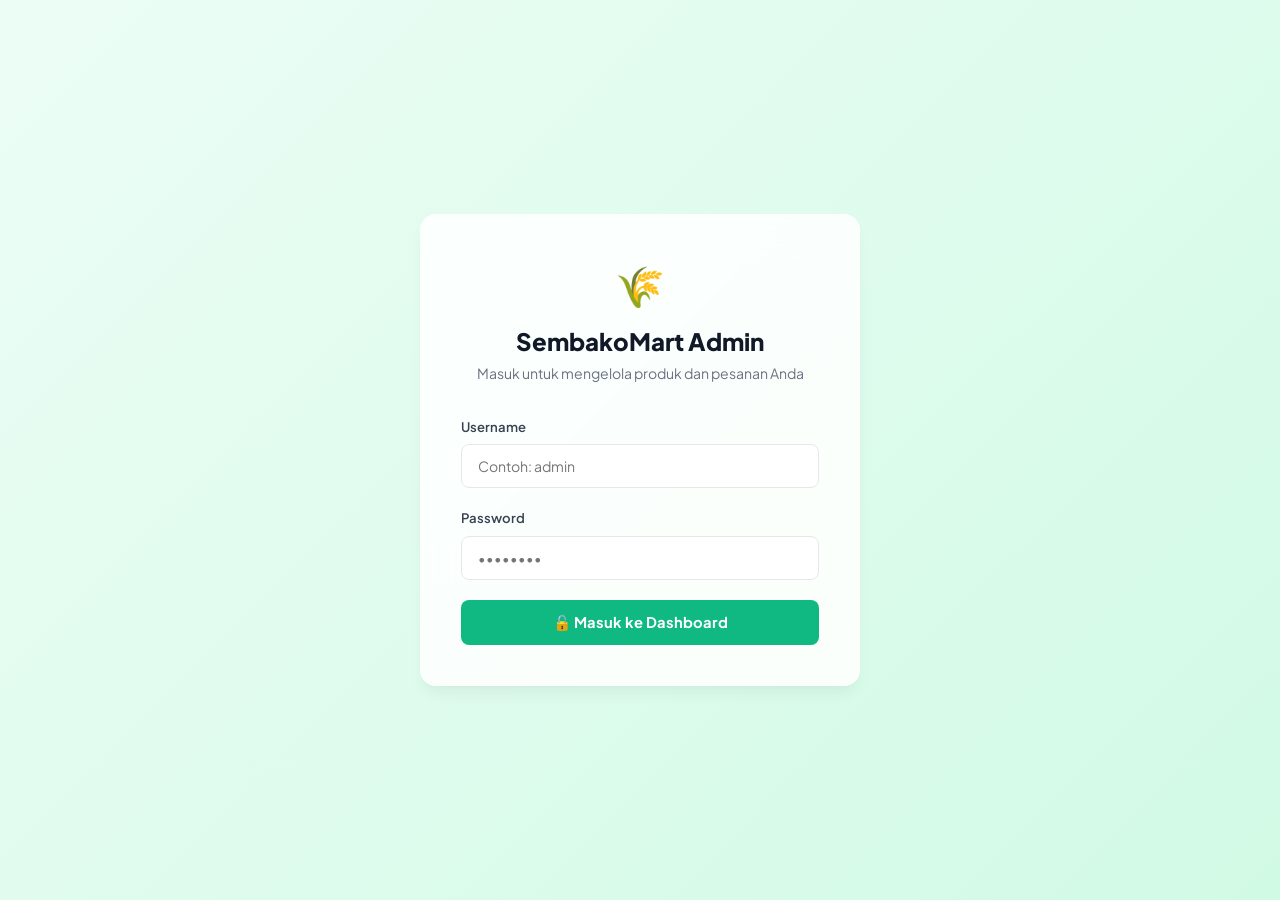
<file: admin/dashboard.html>
<!DOCTYPE html>
<html lang="id">
<head>
  <meta charset="UTF-8">
  <meta name="viewport" content="width=device-width, initial-scale=1.0">
  <title>Dashboard Penjual — SembakoMart Admin</title>
  <link rel="stylesheet" href="css/admin.css">
</head>
<body>
  <!-- Admin Layout -->
  <div class="admin-layout">
    
    <!-- Sidebar -->
    <aside class="admin-sidebar">
      <div class="sidebar-brand">
        <span class="sidebar-logo">🌾</span>
        <div>
          <span class="sidebar-title">SembakoMart</span>
          <span class="sidebar-subtitle">Panel Penjual</span>
        </div>
      </div>
      <ul class="sidebar-menu">
        <li class="active">
          <a href="dashboard.html">
            <span>📦</span>
            <span>Kelola Produk</span>
          </a>
        </li>
        <li>
          <a href="../index.html">
            <span>🏪</span>
            <span>Kembali ke Toko</span>
          </a>
        </li>
      </ul>
      <div class="sidebar-footer">
        <button class="btn-logout" onclick="handleLogout()">
          <span>🚪</span> <span>Keluar</span>
        </button>
      </div>
    </aside>

    <!-- Main Section -->
    <main class="admin-main">
      
      <!-- Top Header -->
      <header class="admin-header">
        <div class="admin-title-section">
          <h1>📦 Kelola Produk</h1>
          <p>Tambahkan, edit, atau hapus produk sembako di toko Anda</p>
        </div>
        <button class="btn-add-product" onclick="openProductModal()">
          <span>➕</span> Tambah Produk Baru
        </button>
      </header>

      <!-- Stats Grid -->
      <section class="stats-grid">
        <div class="stat-card">
          <div class="stat-icon" style="background-color:#E0F2FE; color:#0284C7;">🛒</div>
          <div class="stat-info">
            <span class="stat-label">Total Produk</span>
            <span class="stat-value" id="statTotalProducts">0</span>
          </div>
        </div>
        <div class="stat-card">
          <div class="stat-icon" style="background-color:#DCFCE7; color:#15803D;">📈</div>
          <div class="stat-info">
            <span class="stat-label">Produk Custom</span>
            <span class="stat-value" id="statCustomProducts">0</span>
          </div>
        </div>
        <div class="stat-card">
          <div class="stat-icon" style="background-color:#FEF3C7; color:#B45309;">🌾</div>
          <div class="stat-info">
            <span class="stat-label">Total Kategori</span>
            <span class="stat-value" id="statTotalCategories">8</span>
          </div>
        </div>
        <div class="stat-card">
          <div class="stat-icon" style="background-color:#F3E8FF; color:#6B21A8;">🛍️</div>
          <div class="stat-info">
            <span class="stat-label">Total Pesanan</span>
            <span class="stat-value" id="statTotalOrders">0</span>
          </div>
        </div>
      </section>

      <!-- Table Section -->
      <section class="admin-card-table">
        <!-- Toolbar -->
        <div class="table-header-toolbar">
          <div class="search-filter-wrap">
            <input type="text" class="form-input admin-search-input" id="searchProduct" placeholder="Cari nama produk..." oninput="filterTable()">
            <select class="admin-select-filter" id="filterCategory" onchange="filterTable()">
              <option value="semua">Semua Kategori</option>
              <option value="beras">Beras & Sereal</option>
              <option value="minyak">Minyak</option>
              <option value="gula">Gula & Madu</option>
              <option value="bumbu">Bumbu Dapur</option>
              <option value="tepung">Tepung</option>
              <option value="minuman">Minuman</option>
              <option value="kaleng">Makanan Kaleng</option>
              <option value="kebersihan">Kebersihan</option>
            </select>
          </div>
          <div style="font-size:0.82rem; color:var(--admin-text-light);">
            Menampilkan <strong id="productCount">0</strong> produk
          </div>
        </div>

        <!-- Responsive Table -->
        <div class="table-responsive">
          <table class="admin-table">
            <thead>
              <tr>
                <th>Produk</th>
                <th>Harga</th>
                <th>Stok</th>
                <th>Berat</th>
                <th>Label</th>
                <th style="width:100px; text-align:right;">Aksi</th>
              </tr>
            </thead>
            <tbody id="adminProductsTableBody">
              <!-- JS Rendered -->
            </tbody>
          </table>
        </div>
      </section>

    </main>
  </div>

  <!-- Form Modal (Tambah / Edit) -->
  <div class="modal-overlay" id="productModal" onclick="handleModalOverlayClick(event)">
    <div class="modal-box">
      <div class="modal-header">
        <h3 id="modalTitle">Tambah Produk Baru</h3>
        <button class="modal-close" onclick="closeProductModal()">✕</button>
      </div>
      <form id="productForm" onsubmit="saveProduct(event)">
        <!-- Input ID tersembunyi untuk proses Edit -->
        <input type="hidden" id="editProductId">

        <div class="modal-body">
          <div class="form-row-2">
            <div class="form-group">
              <label class="form-label">Nama Produk <span style="color:var(--admin-danger);">*</span></label>
              <input type="text" class="form-input" id="prodName" placeholder="Contoh: Beras Rojo Lele" required>
            </div>
            <div class="form-group">
              <label class="form-label">Kategori <span style="color:var(--admin-danger);">*</span></label>
              <select class="form-input" id="prodCat" required>
                <option value="beras">Beras & Sereal</option>
                <option value="minyak">Minyak</option>
                <option value="gula">Gula & Madu</option>
                <option value="bumbu">Bumbu Dapur</option>
                <option value="tepung">Tepung</option>
                <option value="minuman">Minuman</option>
                <option value="kaleng">Makanan Kaleng</option>
                <option value="kebersihan">Kebersihan</option>
              </select>
            </div>
          </div>

          <div class="form-row-2">
            <div class="form-group">
              <label class="form-label">Harga Jual (Rp) <span style="color:var(--admin-danger);">*</span></label>
              <input type="number" class="form-input" id="prodPrice" placeholder="Contoh: 15000" min="0" required>
            </div>
            <div class="form-group">
              <label class="form-label">Harga Coret / Asli (Rp) <span style="color:var(--admin-text-light); font-weight:normal;">(Opsional)</span></label>
              <input type="number" class="form-input" id="prodOriginalPrice" placeholder="Contoh: 18000" min="0">
            </div>
          </div>

          <div class="form-row-2">
            <div class="form-group">
              <label class="form-label">Stok <span style="color:var(--admin-danger);">*</span></label>
              <input type="number" class="form-input" id="prodStock" placeholder="Contoh: 100" min="0" required>
            </div>
            <div class="form-group">
              <label class="form-label">Ukuran / Berat <span style="color:var(--admin-danger);">*</span></label>
              <input type="text" class="form-input" id="prodWeight" placeholder="Contoh: 1 kg, 500 ml, isi 3" required>
            </div>
          </div>

          <div class="form-row-2">
            <div class="form-group">
              <label class="form-label">Emoji Produk <span style="color:var(--admin-danger);">*</span></label>
              <input type="text" class="form-input" id="prodEmoji" placeholder="Contoh: 🌾, 🫙, 🧂" maxlength="4" required>
            </div>
            <div class="form-group">
              <label class="form-label">Foto Produk <span style="color:var(--admin-text-light); font-weight:normal;">(Upload File / Gambar)</span></label>
              <div style="display:flex; gap:10px; align-items:center;">
                <input type="file" class="form-input" id="prodImageFile" accept="image/*" onchange="handleImageUpload(event)" style="padding:6px 10px;">
                <input type="hidden" id="prodImage">
              </div>
              <div id="imagePreviewContainer" style="margin-top: 8px; display: none; align-items: center; gap: 8px;">
                <img id="prodImagePreview" src="" style="width: 50px; height: 50px; object-fit: cover; border-radius: 4px; border: 1px solid var(--admin-border);">
                <button type="button" onclick="clearImageUpload()" style="background:none; border:none; color:var(--admin-danger); font-size:0.8rem; cursor:pointer; font-weight:600;">❌ Hapus</button>
              </div>
            </div>
          </div>

          <div class="form-group">
            <label class="form-label">Label Promo</label>
            <select class="form-input" id="prodBadge">
              <option value="">Tidak Ada</option>
              <option value="promo">Promo (Diskon)</option>
              <option value="best">Terlaris (Best Seller)</option>
              <option value="new">Produk Baru</option>
            </select>
          </div>

          <div class="form-group">
            <label class="form-label">Deskripsi Produk <span style="color:var(--admin-danger);">*</span></label>
            <textarea class="form-input" id="prodDesc" placeholder="Jelaskan detail produk di sini..." rows="3" required></textarea>
          </div>

          <div style="display:flex; gap:20px; align-items:center; margin-top:0.5rem;">
            <label style="display:flex; align-items:center; gap:8px; font-size:0.88rem; cursor:pointer;">
              <input type="checkbox" id="prodFeatured"> Unggulan (Tampil di Beranda)
            </label>
            <label style="display:flex; align-items:center; gap:8px; font-size:0.88rem; cursor:pointer;">
              <input type="checkbox" id="prodIsNew"> Produk Baru (Tag Baru)
            </label>
          </div>
        </div>
        <div class="modal-footer">
          <button type="button" class="btn-admin-secondary" onclick="closeProductModal()">Batal</button>
          <button type="submit" class="btn-admin-primary">💾 Simpan Produk</button>
        </div>
      </form>
    </div>
  </div>

  <script src="../js/main.js"></script>
  <script src="js/admin.js"></script>
</body>
</html>
</file>
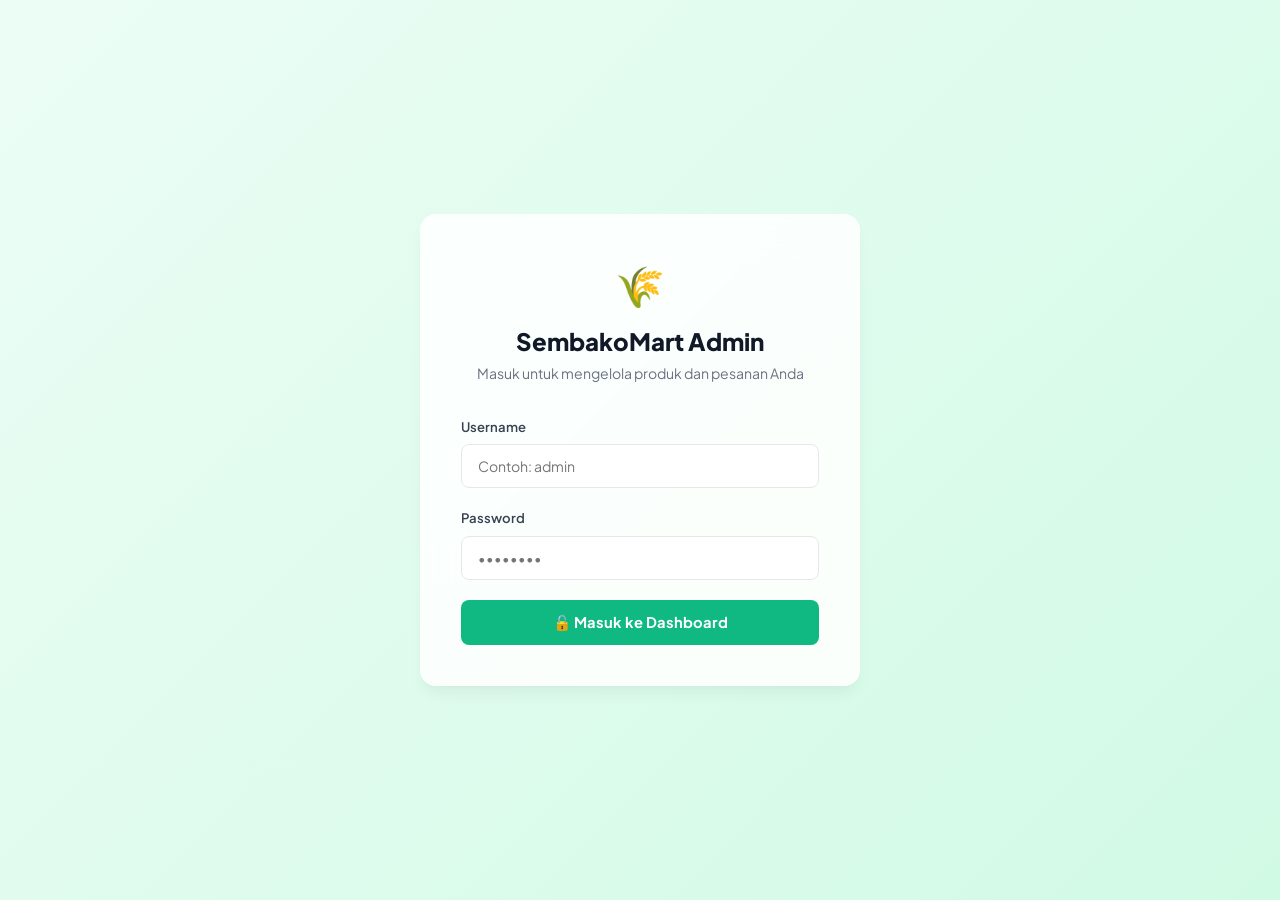
<file: admin/settings.html>
<!DOCTYPE html>
<html lang="id">
<head>
  <meta charset="UTF-8">
  <meta name="viewport" content="width=device-width, initial-scale=1.0">
  <title>Pengaturan — SembakoMart Admin</title>
  <link rel="stylesheet" href="css/admin.css">
</head>
<body>
  <div class="admin-layout">
    <aside class="admin-sidebar">
      <div class="sidebar-brand">
        <span class="sidebar-logo">🌾</span>
        <div>
          <span class="sidebar-title">SembakoMart</span>
          <span class="sidebar-subtitle">Panel Penjual</span>
        </div>
      </div>
      <ul class="sidebar-menu">
        <li>
          <a href="dashboard.html">📦 Kelola Produk</a>
        </li>
        <li class="active">
          <a href="settings.html">⚙️ Pengaturan</a>
        </li>
        <li>
          <a href="../index.html">🏪 Kembali ke Toko</a>
        </li>
      </ul>
      <div class="sidebar-footer">
        <button class="btn-logout" onclick="handleLogout()">🚪 Keluar</button>
      </div>
    </aside>

    <main class="admin-main">
      <header class="admin-header">
        <div>
          <h1>⚙️ Pengaturan Toko</h1>
          <p>Atur metode pembayaran dan pengiriman yang tersedia di toko Anda.</p>
        </div>
      </header>

      <section class="admin-card-table" style="padding:1.5rem;">
        <form id="settingsForm">
          <h3>Metode Pembayaran</h3>
          <div style="display:grid; grid-template-columns:1fr 1fr; gap:12px; align-items:center;">
            <div>
              <label class="form-label">Provider</label>
              <select id="provider" class="form-input">
                <option value="xendit">Xendit</option>
                <option value="midtrans">Midtrans</option>
                <option value="duitku">Duitku</option>
              </select>
            </div>
            <div>
              <label class="form-label">Mode</label>
              <select id="mode" class="form-input">
                <option value="sandbox">Sandbox</option>
                <option value="production">Production</option>
              </select>
            </div>
          </div>

          <div style="margin-top:12px; display:flex; gap:12px; flex-wrap:wrap;">
            <label><input type="checkbox" id="m_qris"> QRIS</label>
            <label><input type="checkbox" id="m_gopay"> GoPay</label>
            <label><input type="checkbox" id="m_dana"> DANA</label>
            <label><input type="checkbox" id="m_ovo"> OVO</label>
            <label><input type="checkbox" id="m_bank"> Transfer Bank</label>
          </div>

          <div style="margin-top:16px;">
            <label class="form-label">Webhook Secret (server-side)</label>
            <input id="webhook_secret" class="form-input" placeholder="(opsional)" />
            <div style="font-size:0.85rem; color:var(--admin-text-light); margin-top:6px;">Catatan: simpan rahasia webhook di server. Ini akan disimpan di `data/settings.json`.</div>
          </div>

          <h3 style="margin-top:14px;">Metode Pengiriman</h3>
          <div id="shippingList"></div>

          <div style="margin-top:10px; display:flex; gap:12px; align-items:center;">
            <button type="button" id="addShippingBtn" class="btn-admin-secondary">➕ Tambah Metode Pengiriman</button>
            <div style="display:flex; gap:8px; align-items:center;">
              <label class="form-label" style="margin:0;">Free Shipping Threshold</label>
              <input id="freeThreshold" class="form-input" style="width:160px;" type="number" min="0" />
            </div>
          </div>

          <div style="margin-top:18px; display:flex; gap:12px;">
            <input id="adminKey" class="form-input" placeholder="Admin Key (required)" style="width:300px;" />
            <button class="btn-admin-primary" type="submit">💾 Simpan Pengaturan</button>
            <button type="button" class="btn-admin-secondary" id="resetBtn">Reset ke Default</button>
          </div>

        </form>
      </section>
    </main>
  </div>

  <script src="../js/main.js"></script>
  <script src="js/settings.js"></script>
</body>
</html>
</file>
<file: css/style.css>
/* ============================================
   TOKO SEMBAKO ONLINE - GLOBAL DESIGN SYSTEM
   ============================================ */

@import url('https://fonts.googleapis.com/css2?family=Poppins:wght@300;400;500;600;700;800;900&display=swap');

/* ---- CSS Variables ---- */
:root {
  --primary: #2D6A4F;
  --primary-light: #52B788;
  --primary-dark: #1B4332;
  --secondary: #F2A65A;
  --secondary-dark: #E07C28;
  --accent: #74C69D;
  --bg: #F0F7F4;
  --bg-card: #FFFFFF;
  --dark: #1B1B2F;
  --text: #3D3D3D;
  --text-light: #6B7280;
  --border: #E5E7EB;
  --shadow-sm: 0 2px 8px rgba(0,0,0,0.06);
  --shadow-md: 0 4px 20px rgba(0,0,0,0.10);
  --shadow-lg: 0 8px 40px rgba(0,0,0,0.14);
  --radius-sm: 8px;
  --radius-md: 14px;
  --radius-lg: 20px;
  --radius-xl: 28px;
  --transition: all 0.3s cubic-bezier(0.4, 0, 0.2, 1);
  --font: 'Poppins', sans-serif;
}

/* ---- Reset ---- */
*, *::before, *::after {
  box-sizing: border-box;
  margin: 0;
  padding: 0;
}

html {
  scroll-behavior: smooth;
}

body {
  font-family: var(--font);
  background: var(--bg);
  color: var(--text);
  line-height: 1.6;
  overflow-x: hidden;
}

a {
  text-decoration: none;
  color: inherit;
}

img {
  max-width: 100%;
  display: block;
}

ul, ol {
  list-style: none;
}

button {
  cursor: pointer;
  font-family: var(--font);
  border: none;
  outline: none;
}

input, textarea, select {
  font-family: var(--font);
  outline: none;
}

/* ---- Scrollbar ---- */
::-webkit-scrollbar {
  width: 6px;
}
::-webkit-scrollbar-track {
  background: #f1f1f1;
}
::-webkit-scrollbar-thumb {
  background: var(--primary-light);
  border-radius: 3px;
}

/* ============================================
   NAVBAR
   ============================================ */
.navbar {
  position: sticky;
  top: 0;
  z-index: 1000;
  background: rgba(27, 27, 47, 0.95);
  backdrop-filter: blur(20px);
  -webkit-backdrop-filter: blur(20px);
  border-bottom: 1px solid rgba(255,255,255,0.08);
  padding: 0 2rem;
  height: 70px;
  display: flex;
  align-items: center;
  justify-content: space-between;
  transition: var(--transition);
}

.navbar.scrolled {
  box-shadow: var(--shadow-lg);
}

.nav-logo {
  display: flex;
  align-items: center;
  gap: 10px;
  text-decoration: none;
}

.nav-logo-icon {
  width: 42px;
  height: 42px;
  background: linear-gradient(135deg, var(--primary-light), var(--primary));
  border-radius: 12px;
  display: flex;
  align-items: center;
  justify-content: center;
  font-size: 22px;
}

.nav-logo-text {
  display: flex;
  flex-direction: column;
  line-height: 1.1;
}

.nav-logo-text .brand {
  font-size: 1.15rem;
  font-weight: 700;
  color: #ffffff;
  letter-spacing: -0.3px;
}

.nav-logo-text .tagline {
  font-size: 0.65rem;
  color: var(--accent);
  font-weight: 400;
  letter-spacing: 0.5px;
  text-transform: uppercase;
}

.nav-links {
  display: flex;
  align-items: center;
  gap: 2rem;
}

.nav-links a {
  color: rgba(255,255,255,0.75);
  font-size: 0.9rem;
  font-weight: 500;
  transition: var(--transition);
  position: relative;
  padding-bottom: 4px;
}

.nav-links a::after {
  content: '';
  position: absolute;
  bottom: 0;
  left: 0;
  width: 0;
  height: 2px;
  background: var(--secondary);
  border-radius: 2px;
  transition: var(--transition);
}

.nav-links a:hover,
.nav-links a.active {
  color: #ffffff;
}

.nav-links a:hover::after,
.nav-links a.active::after {
  width: 100%;
}

.nav-actions {
  display: flex;
  align-items: center;
  gap: 1rem;
}

.nav-search-wrap {
  position: relative;
}

.nav-search {
  background: rgba(255,255,255,0.1);
  border: 1px solid rgba(255,255,255,0.15);
  border-radius: 50px;
  padding: 8px 16px 8px 40px;
  color: #fff;
  font-size: 0.85rem;
  width: 220px;
  transition: var(--transition);
}

.nav-search::placeholder {
  color: rgba(255,255,255,0.45);
}

.nav-search:focus {
  background: rgba(255,255,255,0.15);
  border-color: var(--primary-light);
  width: 260px;
}

.nav-search-icon {
  position: absolute;
  left: 13px;
  top: 50%;
  transform: translateY(-50%);
  color: rgba(255,255,255,0.5);
  font-size: 0.9rem;
  pointer-events: none;
}

.cart-btn {
  position: relative;
  background: var(--secondary);
  color: white;
  border: none;
  border-radius: 50px;
  padding: 10px 20px;
  font-size: 0.85rem;
  font-weight: 600;
  display: flex;
  align-items: center;
  gap: 8px;
  transition: var(--transition);
  text-decoration: none;
}

.cart-btn:hover {
  background: var(--secondary-dark);
  transform: translateY(-1px);
  box-shadow: 0 4px 15px rgba(242, 166, 90, 0.4);
}

.cart-count {
  position: absolute;
  top: -6px;
  right: -6px;
  background: #EF4444;
  color: white;
  border-radius: 50%;
  width: 20px;
  height: 20px;
  font-size: 0.7rem;
  font-weight: 700;
  display: flex;
  align-items: center;
  justify-content: center;
  border: 2px solid #1B1B2F;
  transition: var(--transition);
}

.cart-count.hidden {
  display: none;
}

.hamburger {
  display: none;
  flex-direction: column;
  gap: 5px;
  background: none;
  border: none;
  cursor: pointer;
  padding: 5px;
}

.hamburger span {
  display: block;
  width: 24px;
  height: 2px;
  background: white;
  border-radius: 2px;
  transition: var(--transition);
}

/* ============================================
   HERO SECTION
   ============================================ */
.hero {
  min-height: 560px;
  background: linear-gradient(135deg, var(--primary-dark) 0%, var(--primary) 40%, var(--primary-light) 100%);
  position: relative;
  display: flex;
  align-items: center;
  overflow: hidden;
}

.hero::before {
  content: '';
  position: absolute;
  top: -50%;
  right: -10%;
  width: 600px;
  height: 600px;
  background: radial-gradient(circle, rgba(116,198,157,0.25) 0%, transparent 70%);
  border-radius: 50%;
}

.hero::after {
  content: '';
  position: absolute;
  bottom: -30%;
  left: -5%;
  width: 400px;
  height: 400px;
  background: radial-gradient(circle, rgba(242,166,90,0.15) 0%, transparent 70%);
  border-radius: 50%;
}

.hero-content {
  position: relative;
  z-index: 2;
  max-width: 1200px;
  margin: 0 auto;
  padding: 4rem 2rem;
  display: grid;
  grid-template-columns: 1fr 1fr;
  align-items: center;
  gap: 3rem;
  width: 100%;
}

.hero-badge {
  display: inline-flex;
  align-items: center;
  gap: 8px;
  background: rgba(255,255,255,0.15);
  backdrop-filter: blur(10px);
  border: 1px solid rgba(255,255,255,0.25);
  border-radius: 50px;
  padding: 6px 16px;
  color: #ffffff;
  font-size: 0.8rem;
  font-weight: 500;
  margin-bottom: 1.2rem;
  width: fit-content;
}

.hero-badge .dot {
  width: 8px;
  height: 8px;
  background: var(--secondary);
  border-radius: 50%;
  animation: pulse 2s infinite;
}

@keyframes pulse {
  0%, 100% { transform: scale(1); opacity: 1; }
  50% { transform: scale(1.3); opacity: 0.7; }
}

.hero-title {
  font-size: clamp(2rem, 4vw, 3.2rem);
  font-weight: 800;
  color: #ffffff;
  line-height: 1.15;
  margin-bottom: 1rem;
  letter-spacing: -1px;
}

.hero-title span {
  color: var(--secondary);
}

.hero-desc {
  font-size: 1rem;
  color: rgba(255,255,255,0.8);
  margin-bottom: 2rem;
  max-width: 480px;
  line-height: 1.7;
}

.hero-actions {
  display: flex;
  align-items: center;
  gap: 1rem;
  flex-wrap: wrap;
}

.btn-primary {
  background: var(--secondary);
  color: white;
  padding: 14px 28px;
  border-radius: 50px;
  font-size: 0.95rem;
  font-weight: 600;
  transition: var(--transition);
  display: inline-flex;
  align-items: center;
  gap: 8px;
  border: none;
  text-decoration: none;
}

.btn-primary:hover {
  background: var(--secondary-dark);
  transform: translateY(-2px);
  box-shadow: 0 8px 25px rgba(242,166,90,0.45);
}

.btn-outline {
  background: transparent;
  color: white;
  padding: 13px 28px;
  border-radius: 50px;
  font-size: 0.95rem;
  font-weight: 600;
  border: 2px solid rgba(255,255,255,0.5);
  transition: var(--transition);
  display: inline-flex;
  align-items: center;
  gap: 8px;
  text-decoration: none;
}

.btn-outline:hover {
  background: rgba(255,255,255,0.1);
  border-color: white;
}

.hero-stats {
  display: flex;
  gap: 2rem;
  margin-top: 2.5rem;
  padding-top: 2rem;
  border-top: 1px solid rgba(255,255,255,0.15);
}

.hero-stat h3 {
  font-size: 1.6rem;
  font-weight: 800;
  color: #ffffff;
  line-height: 1;
}

.hero-stat p {
  font-size: 0.78rem;
  color: rgba(255,255,255,0.65);
  margin-top: 2px;
}

.hero-visual {
  display: flex;
  justify-content: center;
  align-items: center;
  position: relative;
}

.hero-img-wrap {
  position: relative;
  width: 380px;
  height: 380px;
}

.hero-img-bg {
  width: 340px;
  height: 340px;
  border-radius: 50%;
  background: rgba(255,255,255,0.1);
  backdrop-filter: blur(20px);
  border: 2px solid rgba(255,255,255,0.2);
  display: flex;
  align-items: center;
  justify-content: center;
  font-size: 160px;
  animation: float 4s ease-in-out infinite;
}

@keyframes float {
  0%, 100% { transform: translateY(0px); }
  50% { transform: translateY(-15px); }
}

.hero-float-card {
  position: absolute;
  background: rgba(255,255,255,0.95);
  backdrop-filter: blur(20px);
  border-radius: var(--radius-md);
  padding: 12px 16px;
  display: flex;
  align-items: center;
  gap: 10px;
  box-shadow: var(--shadow-lg);
  font-size: 0.8rem;
  font-weight: 600;
  color: var(--dark);
  animation: float 4s ease-in-out infinite;
}

.hero-float-card.card-1 {
  top: 20px;
  right: 0;
  animation-delay: 0.5s;
}

.hero-float-card.card-2 {
  bottom: 30px;
  left: 0;
  animation-delay: 1s;
}

.hero-float-card .card-icon {
  width: 36px;
  height: 36px;
  border-radius: 10px;
  display: flex;
  align-items: center;
  justify-content: center;
  font-size: 18px;
}

.hero-float-card.card-1 .card-icon {
  background: linear-gradient(135deg, #FFE0B2, #FF9800);
}

.hero-float-card.card-2 .card-icon {
  background: linear-gradient(135deg, #C8E6C9, #4CAF50);
}

/* ============================================
   ANNOUNCEMENT STRIP
   ============================================ */
.announcement {
  background: linear-gradient(90deg, var(--primary-dark), var(--primary));
  color: white;
  text-align: center;
  padding: 10px;
  font-size: 0.82rem;
  font-weight: 500;
  letter-spacing: 0.3px;
}

.announcement span {
  color: var(--secondary);
  font-weight: 700;
}

/* ============================================
   SECTION COMMONS
   ============================================ */
.section {
  padding: 4rem 2rem;
  max-width: 1200px;
  margin: 0 auto;
}

.section-header {
  text-align: center;
  margin-bottom: 3rem;
}

.section-label {
  display: inline-block;
  background: rgba(45, 106, 79, 0.1);
  color: var(--primary);
  font-size: 0.78rem;
  font-weight: 700;
  letter-spacing: 1.5px;
  text-transform: uppercase;
  padding: 5px 14px;
  border-radius: 50px;
  margin-bottom: 0.75rem;
}

.section-title {
  font-size: clamp(1.6rem, 3vw, 2.2rem);
  font-weight: 800;
  color: var(--dark);
  letter-spacing: -0.5px;
  margin-bottom: 0.5rem;
}

.section-title span {
  color: var(--primary);
}

.section-sub {
  color: var(--text-light);
  font-size: 0.95rem;
  max-width: 500px;
  margin: 0 auto;
}

/* ============================================
   CATEGORY GRID
   ============================================ */
.categories-grid {
  display: grid;
  grid-template-columns: repeat(auto-fit, minmax(130px, 1fr));
  gap: 1.2rem;
}

.category-card {
  background: var(--bg-card);
  border-radius: var(--radius-md);
  padding: 1.4rem 1rem;
  text-align: center;
  cursor: pointer;
  transition: var(--transition);
  border: 2px solid transparent;
  box-shadow: var(--shadow-sm);
  text-decoration: none;
  color: var(--text);
  display: block;
}

.category-card:hover,
.category-card.active {
  border-color: var(--primary-light);
  transform: translateY(-4px);
  box-shadow: 0 8px 25px rgba(45,106,79,0.15);
}

.category-icon {
  font-size: 2.4rem;
  margin-bottom: 0.6rem;
  transition: var(--transition);
}

.category-card:hover .category-icon {
  transform: scale(1.15);
}

.category-name {
  font-size: 0.8rem;
  font-weight: 600;
  color: var(--dark);
}

.category-count {
  font-size: 0.7rem;
  color: var(--text-light);
  margin-top: 2px;
}

/* ============================================
   PRODUCT CARDS
   ============================================ */
.products-grid {
  display: grid;
  grid-template-columns: repeat(auto-fill, minmax(220px, 1fr));
  gap: 1.5rem;
}

.product-card {
  background: var(--bg-card);
  border-radius: var(--radius-md);
  overflow: hidden;
  transition: var(--transition);
  box-shadow: var(--shadow-sm);
  border: 1px solid var(--border);
  position: relative;
  cursor: pointer;
}

.product-card:hover {
  transform: translateY(-6px);
  box-shadow: var(--shadow-lg);
  border-color: transparent;
}

.product-img-wrap {
  position: relative;
  height: 180px;
  background: linear-gradient(135deg, #f0f9f0, #e8f5e9);
  display: flex;
  align-items: center;
  justify-content: center;
  overflow: hidden;
}

.product-img-wrap img {
  width: 100%;
  height: 100%;
  object-fit: cover;
  transition: var(--transition);
}

.product-card:hover .product-img-wrap img {
  transform: scale(1.05);
}

.product-emoji {
  font-size: 5rem;
  transition: var(--transition);
}

.product-card:hover .product-emoji {
  transform: scale(1.1);
}

.product-badge {
  position: absolute;
  top: 10px;
  left: 10px;
  padding: 3px 10px;
  border-radius: 50px;
  font-size: 0.68rem;
  font-weight: 700;
  text-transform: uppercase;
  letter-spacing: 0.5px;
}

.badge-promo {
  background: #EF4444;
  color: white;
}

.badge-new {
  background: var(--primary);
  color: white;
}

.badge-best {
  background: var(--secondary);
  color: white;
}

.product-wishlist {
  position: absolute;
  top: 10px;
  right: 10px;
  width: 32px;
  height: 32px;
  border-radius: 50%;
  background: rgba(255,255,255,0.9);
  border: none;
  display: flex;
  align-items: center;
  justify-content: center;
  font-size: 0.9rem;
  cursor: pointer;
  transition: var(--transition);
  opacity: 0;
  transform: scale(0.8);
}

.product-card:hover .product-wishlist {
  opacity: 1;
  transform: scale(1);
}

.product-wishlist:hover {
  background: #FEE2E2;
  color: #EF4444;
}

.product-info {
  padding: 1rem;
}

.product-cat {
  font-size: 0.7rem;
  font-weight: 600;
  color: var(--primary-light);
  text-transform: uppercase;
  letter-spacing: 0.5px;
  margin-bottom: 4px;
}

.product-name {
  font-size: 0.9rem;
  font-weight: 700;
  color: var(--dark);
  margin-bottom: 6px;
  line-height: 1.3;
}

.product-weight {
  font-size: 0.75rem;
  color: var(--text-light);
  margin-bottom: 10px;
}

.product-footer {
  display: flex;
  align-items: center;
  justify-content: space-between;
  gap: 8px;
}

.product-price-wrap {}

.product-price {
  font-size: 1.05rem;
  font-weight: 800;
  color: var(--primary);
  display: block;
}

.product-price-original {
  font-size: 0.75rem;
  color: var(--text-light);
  text-decoration: line-through;
}

.add-cart-btn {
  background: var(--primary);
  color: white;
  border: none;
  border-radius: var(--radius-sm);
  width: 36px;
  height: 36px;
  display: flex;
  align-items: center;
  justify-content: center;
  font-size: 1.1rem;
  cursor: pointer;
  transition: var(--transition);
  flex-shrink: 0;
}

.add-cart-btn:hover {
  background: var(--secondary);
  transform: scale(1.1);
}

.add-cart-btn.added {
  background: #10B981;
}

/* ============================================
   PROMO BANNER
   ============================================ */
.promo-section {
  padding: 3rem 2rem;
  max-width: 1200px;
  margin: 0 auto;
}

.promo-grid {
  display: grid;
  grid-template-columns: 1fr 1fr;
  gap: 1.5rem;
}

.promo-card {
  border-radius: var(--radius-lg);
  padding: 2.5rem 2rem;
  display: flex;
  align-items: center;
  justify-content: space-between;
  overflow: hidden;
  position: relative;
  min-height: 180px;
}

.promo-card-1 {
  background: linear-gradient(135deg, var(--primary), var(--primary-light));
  color: white;
}

.promo-card-2 {
  background: linear-gradient(135deg, var(--secondary-dark), var(--secondary));
  color: white;
}

.promo-card::before {
  content: '';
  position: absolute;
  top: -40px;
  right: -40px;
  width: 150px;
  height: 150px;
  border-radius: 50%;
  background: rgba(255,255,255,0.1);
}

.promo-card::after {
  content: '';
  position: absolute;
  bottom: -20px;
  right: 80px;
  width: 80px;
  height: 80px;
  border-radius: 50%;
  background: rgba(255,255,255,0.08);
}

.promo-text .label {
  font-size: 0.78rem;
  font-weight: 600;
  opacity: 0.8;
  text-transform: uppercase;
  letter-spacing: 1px;
}

.promo-text h3 {
  font-size: 1.6rem;
  font-weight: 800;
  margin: 4px 0;
  line-height: 1.2;
}

.promo-text p {
  font-size: 0.82rem;
  opacity: 0.85;
  margin-bottom: 1.2rem;
}

.btn-white {
  background: white;
  color: var(--primary);
  padding: 10px 22px;
  border-radius: 50px;
  font-size: 0.82rem;
  font-weight: 700;
  transition: var(--transition);
  display: inline-block;
  text-decoration: none;
  border: none;
  cursor: pointer;
}

.btn-white:hover {
  transform: translateY(-2px);
  box-shadow: 0 6px 20px rgba(0,0,0,0.2);
}

.promo-emoji {
  font-size: 5rem;
  position: relative;
  z-index: 1;
  opacity: 0.9;
}

/* ============================================
   FEATURES STRIP
   ============================================ */
.features-strip {
  background: var(--bg-card);
  border-top: 1px solid var(--border);
  border-bottom: 1px solid var(--border);
  padding: 2rem;
}

.features-grid {
  max-width: 1200px;
  margin: 0 auto;
  display: grid;
  grid-template-columns: repeat(auto-fit, minmax(200px, 1fr));
  gap: 1.5rem;
  text-align: center;
}

.feature-item {
  display: flex;
  align-items: center;
  justify-content: center;
  gap: 14px;
}

.feature-icon {
  font-size: 2rem;
}

.feature-text h4 {
  font-size: 0.9rem;
  font-weight: 700;
  color: var(--dark);
  text-align: left;
}

.feature-text p {
  font-size: 0.75rem;
  color: var(--text-light);
  text-align: left;
}

/* ============================================
   FOOTER
   ============================================ */
.footer {
  background: var(--dark);
  color: rgba(255,255,255,0.8);
  padding: 4rem 2rem 2rem;
}

.footer-grid {
  max-width: 1200px;
  margin: 0 auto;
  display: grid;
  grid-template-columns: 2fr 1fr 1fr 1fr;
  gap: 3rem;
  margin-bottom: 3rem;
}

.footer-brand .nav-logo {
  margin-bottom: 1rem;
}

.footer-brand p {
  font-size: 0.85rem;
  line-height: 1.7;
  margin-bottom: 1.5rem;
  opacity: 0.7;
}

.footer-socials {
  display: flex;
  gap: 10px;
}

.social-btn {
  width: 38px;
  height: 38px;
  border-radius: 10px;
  background: rgba(255,255,255,0.08);
  display: flex;
  align-items: center;
  justify-content: center;
  font-size: 1.1rem;
  transition: var(--transition);
  cursor: pointer;
}

.social-btn:hover {
  background: var(--primary);
  transform: translateY(-2px);
}

.footer-col h4 {
  font-size: 0.9rem;
  font-weight: 700;
  color: white;
  margin-bottom: 1.2rem;
}

.footer-col ul {
  display: flex;
  flex-direction: column;
  gap: 0.7rem;
}

.footer-col ul a {
  font-size: 0.82rem;
  color: rgba(255,255,255,0.6);
  transition: var(--transition);
}

.footer-col ul a:hover {
  color: var(--accent);
  padding-left: 5px;
}

.footer-bottom {
  max-width: 1200px;
  margin: 0 auto;
  padding-top: 2rem;
  border-top: 1px solid rgba(255,255,255,0.08);
  display: flex;
  align-items: center;
  justify-content: space-between;
  flex-wrap: wrap;
  gap: 1rem;
}

.footer-bottom p {
  font-size: 0.8rem;
  opacity: 0.5;
}

.payment-icons {
  display: flex;
  gap: 8px;
  align-items: center;
}

.pay-icon {
  background: rgba(255,255,255,0.1);
  border-radius: 6px;
  padding: 4px 10px;
  font-size: 0.72rem;
  font-weight: 700;
  color: rgba(255,255,255,0.7);
}

/* ============================================
   TOAST NOTIFICATION
   ============================================ */
.toast-wrap {
  position: fixed;
  bottom: 2rem;
  right: 2rem;
  z-index: 9999;
  display: flex;
  flex-direction: column;
  gap: 0.75rem;
  pointer-events: none;
}

.toast {
  background: var(--dark);
  color: white;
  padding: 14px 20px;
  border-radius: var(--radius-md);
  display: flex;
  align-items: center;
  gap: 12px;
  font-size: 0.85rem;
  font-weight: 500;
  box-shadow: var(--shadow-lg);
  transform: translateX(120%);
  transition: transform 0.4s cubic-bezier(0.4, 0, 0.2, 1);
  pointer-events: all;
  border-left: 4px solid var(--primary-light);
  min-width: 280px;
}

.toast.show {
  transform: translateX(0);
}

.toast.success {
  border-left-color: #10B981;
}

.toast.error {
  border-left-color: #EF4444;
}

.toast-icon {
  font-size: 1.2rem;
}

/* ============================================
   LOADING SPINNER
   ============================================ */
.loader {
  display: flex;
  justify-content: center;
  padding: 3rem;
}

.spinner {
  width: 40px;
  height: 40px;
  border: 3px solid var(--border);
  border-top-color: var(--primary);
  border-radius: 50%;
  animation: spin 0.8s linear infinite;
}

@keyframes spin {
  to { transform: rotate(360deg); }
}

/* ============================================
   FADE-IN ANIMATION
   ============================================ */
.fade-in {
  opacity: 0;
  transform: translateY(20px);
  transition: opacity 0.6s ease, transform 0.6s ease;
}

.fade-in.visible {
  opacity: 1;
  transform: translateY(0);
}

/* ============================================
   RESPONSIVE
   ============================================ */
@media (max-width: 1024px) {
  .hero-content {
    grid-template-columns: 1fr;
    text-align: center;
  }
  
  .hero-visual {
    display: none;
  }
  
  .hero-actions {
    justify-content: center;
  }
  
  .hero-stats {
    justify-content: center;
  }
  
  .footer-grid {
    grid-template-columns: 1fr 1fr;
  }
}

@media (max-width: 768px) {
  .nav-links, .nav-search-wrap {
    display: none;
  }
  
  .hamburger {
    display: flex;
  }
  
  .promo-grid {
    grid-template-columns: 1fr;
  }
  
  .categories-grid {
    grid-template-columns: repeat(4, 1fr);
  }
  
  .section {
    padding: 3rem 1.2rem;
  }
  
  .footer-grid {
    grid-template-columns: 1fr;
    gap: 2rem;
  }
  
  .footer-bottom {
    flex-direction: column;
    text-align: center;
  }
}

@media (max-width: 480px) {
  .categories-grid {
    grid-template-columns: repeat(3, 1fr);
  }
  
  .products-grid {
    grid-template-columns: repeat(2, 1fr);
    gap: 1rem;
  }
  
  .product-img-wrap {
    height: 140px;
  }
  
  .product-emoji {
    font-size: 3.5rem;
  }
}
</file>
<file: admin/css/admin.css>
/* ============================================
   ADMIN.CSS — Admin Panel Styling
   ============================================ */

@import url('https://fonts.googleapis.com/css2?family=Plus+Jakarta+Sans:wght@300;400;500;600;700;800&display=swap');

:root {
  --admin-primary: #10B981;
  --admin-primary-dark: #059669;
  --admin-primary-light: #A7F3D0;
  
  --admin-bg: #F9FAFB;
  --admin-card: #FFFFFF;
  --admin-text: #1F2937;
  --admin-text-light: #6B7280;
  --admin-border: #E5E7EB;
  --admin-danger: #EF4444;
  --admin-warning: #F59E0B;
  --admin-info: #3B82F6;
  
  --font-admin: 'Plus Jakarta Sans', sans-serif;
  --radius-sm: 8px;
  --radius-md: 12px;
  --radius-lg: 16px;
  
  --shadow-sm: 0 1px 3px rgba(0,0,0,0.05);
  --shadow-md: 0 4px 6px -1px rgba(0,0,0,0.05), 0 2px 4px -1px rgba(0,0,0,0.03);
  --shadow-lg: 0 10px 15px -3px rgba(0,0,0,0.05), 0 4px 6px -2px rgba(0,0,0,0.02);
}

* {
  box-sizing: border-box;
  margin: 0;
  padding: 0;
}

body {
  font-family: var(--font-admin);
  background-color: var(--admin-bg);
  color: var(--admin-text);
  line-height: 1.5;
}

/* ============================================
   LOGIN PAGE
   ============================================ */
.login-container {
  display: flex;
  align-items: center;
  justify-content: center;
  min-height: 100vh;
  padding: 1.5rem;
  background: linear-gradient(135deg, #ECFDF5 0%, #D1FAE5 100%);
}

.login-card {
  width: 100%;
  max-width: 440px;
  background: rgba(255, 255, 255, 0.85);
  backdrop-filter: blur(20px);
  border: 1px solid rgba(255, 255, 255, 0.5);
  border-radius: var(--radius-lg);
  padding: 2.5rem;
  box-shadow: var(--shadow-lg);
  text-align: center;
}

.login-logo {
  font-size: 2.5rem;
  margin-bottom: 0.5rem;
}

.login-title {
  font-size: 1.5rem;
  font-weight: 800;
  color: #111827;
  margin-bottom: 0.25rem;
}

.login-subtitle {
  font-size: 0.88rem;
  color: var(--admin-text-light);
  margin-bottom: 2rem;
}

.login-form {
  text-align: left;
}

/* Common form inputs */
.form-group {
  margin-bottom: 1.25rem;
}

.form-label {
  display: block;
  font-size: 0.82rem;
  font-weight: 600;
  margin-bottom: 0.5rem;
  color: #374151;
}

.form-input {
  width: 100%;
  padding: 0.75rem 1rem;
  font-family: inherit;
  font-size: 0.88rem;
  color: var(--admin-text);
  background-color: #FFFFFF;
  border: 1px solid var(--admin-border);
  border-radius: var(--radius-sm);
  transition: all 0.2s ease;
  outline: none;
}

.form-input:focus {
  border-color: var(--admin-primary);
  box-shadow: 0 0 0 3px rgba(16, 185, 129, 0.15);
}

.btn-admin-primary {
  width: 100%;
  padding: 0.8rem;
  font-family: inherit;
  font-size: 0.92rem;
  font-weight: 700;
  color: #FFFFFF;
  background-color: var(--admin-primary);
  border: none;
  border-radius: var(--radius-sm);
  cursor: pointer;
  transition: all 0.2s ease;
  display: inline-flex;
  justify-content: center;
  align-items: center;
  gap: 8px;
}

.btn-admin-primary:hover {
  background-color: var(--admin-primary-dark);
}

.login-err {
  display: none;
  color: var(--admin-danger);
  background-color: #FEF2F2;
  border: 1px solid #FEE2E2;
  border-radius: var(--radius-sm);
  padding: 0.75rem;
  font-size: 0.82rem;
  font-weight: 600;
  margin-bottom: 1.25rem;
  text-align: center;
}

/* ============================================
   ADMIN LAYOUT & DASHBOARD
   ============================================ */
.admin-layout {
  display: flex;
  min-height: 100vh;
}

/* Sidebar */
.admin-sidebar {
  width: 260px;
  background-color: #111827;
  color: #F9FAFB;
  display: flex;
  flex-direction: column;
  position: fixed;
  top: 0;
  bottom: 0;
  left: 0;
  z-index: 100;
}

.sidebar-brand {
  padding: 1.5rem 2rem;
  border-bottom: 1px solid #1F2937;
  display: flex;
  align-items: center;
  gap: 10px;
}

.sidebar-logo {
  font-size: 1.8rem;
}

.sidebar-title {
  font-size: 1.15rem;
  font-weight: 800;
  letter-spacing: -0.5px;
}

.sidebar-subtitle {
  font-size: 0.7rem;
  color: var(--admin-primary);
  font-weight: 600;
  display: block;
}

.sidebar-menu {
  list-style: none;
  padding: 1.5rem 1rem;
  flex-grow: 1;
}

.sidebar-menu li {
  margin-bottom: 0.5rem;
}

.sidebar-menu a {
  display: flex;
  align-items: center;
  gap: 12px;
  padding: 0.75rem 1rem;
  color: #9CA3AF;
  text-decoration: none;
  font-size: 0.88rem;
  font-weight: 600;
  border-radius: var(--radius-sm);
  transition: all 0.2s ease;
}

.sidebar-menu a:hover,
.sidebar-menu li.active a {
  color: #FFFFFF;
  background-color: #1F2937;
}

.sidebar-menu li.active a {
  background-color: var(--admin-primary);
  color: #FFFFFF;
}

.sidebar-footer {
  padding: 1.5rem;
  border-top: 1px solid #1F2937;
}

.btn-logout {
  width: 100%;
  padding: 0.6rem;
  font-family: inherit;
  font-size: 0.85rem;
  font-weight: 600;
  color: #F9FAFB;
  background-color: #374151;
  border: none;
  border-radius: var(--radius-sm);
  cursor: pointer;
  transition: all 0.2s ease;
}

.btn-logout:hover {
  background-color: var(--admin-danger);
}

/* Main Content */
.admin-main {
  flex-grow: 1;
  margin-left: 260px;
  padding: 2rem;
}

.admin-header {
  display: flex;
  justify-content: space-between;
  align-items: center;
  margin-bottom: 2rem;
}

.admin-title-section h1 {
  font-size: 1.75rem;
  font-weight: 800;
  letter-spacing: -0.5px;
}

.admin-title-section p {
  color: var(--admin-text-light);
  font-size: 0.88rem;
}

.btn-add-product {
  padding: 0.75rem 1.25rem;
  font-family: inherit;
  font-size: 0.88rem;
  font-weight: 700;
  color: #FFFFFF;
  background-color: var(--admin-primary);
  border: none;
  border-radius: var(--radius-sm);
  cursor: pointer;
  display: flex;
  align-items: center;
  gap: 8px;
  transition: all 0.2s ease;
  box-shadow: 0 4px 6px -1px rgba(16, 185, 129, 0.2);
}

.btn-add-product:hover {
  background-color: var(--admin-primary-dark);
  transform: translateY(-1px);
}

/* Stat Cards Grid */
.stats-grid {
  display: grid;
  grid-template-columns: repeat(4, 1fr);
  gap: 1.5rem;
  margin-bottom: 2rem;
}

.stat-card {
  background-color: var(--admin-card);
  padding: 1.5rem;
  border-radius: var(--radius-md);
  border: 1px solid var(--admin-border);
  box-shadow: var(--shadow-sm);
  display: flex;
  align-items: center;
  gap: 1rem;
}

.stat-icon {
  width: 48px;
  height: 48px;
  border-radius: 50%;
  display: flex;
  align-items: center;
  justify-content: center;
  font-size: 1.5rem;
}

.stat-info {
  display: flex;
  flex-direction: column;
}

.stat-label {
  font-size: 0.78rem;
  color: var(--admin-text-light);
  font-weight: 600;
  text-transform: uppercase;
  letter-spacing: 0.5px;
}

.stat-value {
  font-size: 1.5rem;
  font-weight: 800;
  color: #111827;
}

/* Products Table Section */
.admin-card-table {
  background-color: var(--admin-card);
  border-radius: var(--radius-md);
  border: 1px solid var(--admin-border);
  box-shadow: var(--shadow-sm);
  overflow: hidden;
}

.table-header-toolbar {
  padding: 1.5rem;
  border-bottom: 1px solid var(--admin-border);
  display: flex;
  justify-content: space-between;
  align-items: center;
  gap: 1rem;
  flex-wrap: wrap;
}

.search-filter-wrap {
  display: flex;
  gap: 10px;
  align-items: center;
  flex-grow: 1;
  max-width: 500px;
}

.admin-search-input {
  flex-grow: 1;
}

.admin-select-filter {
  padding: 0.75rem;
  border: 1px solid var(--admin-border);
  border-radius: var(--radius-sm);
  font-family: inherit;
  font-size: 0.88rem;
  background-color: #FFFFFF;
  color: var(--admin-text);
  outline: none;
}

.admin-select-filter:focus {
  border-color: var(--admin-primary);
}

.table-responsive {
  overflow-x: auto;
}

.admin-table {
  width: 100%;
  border-collapse: collapse;
  text-align: left;
}

.admin-table th {
  background-color: #F9FAFB;
  padding: 1rem 1.5rem;
  font-size: 0.78rem;
  font-weight: 700;
  text-transform: uppercase;
  letter-spacing: 0.5px;
  color: var(--admin-text-light);
  border-bottom: 1px solid var(--admin-border);
}

.admin-table td {
  padding: 1rem 1.5rem;
  border-bottom: 1px solid var(--admin-border);
  font-size: 0.88rem;
  vertical-align: middle;
}

.admin-table tr:last-child td {
  border-bottom: none;
}

.admin-table tbody tr:hover {
  background-color: #F9FAFB;
}

.product-row-info {
  display: flex;
  align-items: center;
  gap: 12px;
}

.product-row-emoji {
  width: 40px;
  height: 40px;
  background-color: #F3F4F6;
  border-radius: var(--radius-sm);
  display: flex;
  align-items: center;
  justify-content: center;
  font-size: 1.5rem;
}

.product-row-name-wrap {
  display: flex;
  flex-direction: column;
}

.product-row-name {
  font-weight: 700;
  color: #111827;
}

.product-row-cat {
  font-size: 0.75rem;
  color: var(--admin-text-light);
}

.badge-admin-tag {
  display: inline-block;
  padding: 0.25rem 0.5rem;
  font-size: 0.7rem;
  font-weight: 700;
  border-radius: 4px;
  text-transform: uppercase;
}

.badge-admin-tag.promo { background-color: #FEF3C7; color: #D97706; }
.badge-admin-tag.best { background-color: #DBEAFE; color: #2563EB; }
.badge-admin-tag.new { background-color: #D1FAE5; color: #059669; }
.badge-admin-tag.custom { background-color: #F3E8FF; color: #7C3AED; }

.table-actions {
  display: flex;
  gap: 8px;
}

.btn-action {
  width: 32px;
  height: 32px;
  border-radius: var(--radius-sm);
  border: 1px solid var(--admin-border);
  background-color: #FFFFFF;
  cursor: pointer;
  display: flex;
  align-items: center;
  justify-content: center;
  transition: all 0.2s ease;
  font-size: 0.95rem;
}

.btn-action.edit:hover {
  border-color: var(--admin-info);
  background-color: #EFF6FF;
}

.btn-action.delete:hover {
  border-color: var(--admin-danger);
  background-color: #FEF2F2;
}

/* ============================================
   MODAL DIALOG
   ============================================ */
.modal-overlay {
  position: fixed;
  top: 0;
  left: 0;
  right: 0;
  bottom: 0;
  background-color: rgba(17, 24, 39, 0.7);
  backdrop-filter: blur(4px);
  z-index: 1000;
  display: flex;
  align-items: center;
  justify-content: center;
  opacity: 0;
  pointer-events: none;
  transition: opacity 0.3s ease;
}

.modal-overlay.open {
  opacity: 1;
  pointer-events: auto;
}

.modal-box {
  background-color: var(--admin-card);
  border-radius: var(--radius-lg);
  width: 100%;
  max-width: 600px;
  box-shadow: var(--shadow-lg);
  border: 1px solid var(--admin-border);
  overflow: hidden;
  transform: translateY(20px);
  transition: transform 0.3s ease;
}

.modal-overlay.open .modal-box {
  transform: translateY(0);
}

.modal-header {
  padding: 1.25rem 1.5rem;
  border-bottom: 1px solid var(--admin-border);
  display: flex;
  justify-content: space-between;
  align-items: center;
}

.modal-header h3 {
  font-size: 1.15rem;
  font-weight: 800;
}

.modal-close {
  background: none;
  border: none;
  font-size: 1.25rem;
  cursor: pointer;
  color: var(--admin-text-light);
}

.modal-close:hover {
  color: var(--admin-text);
}

.modal-body {
  padding: 1.5rem;
  max-height: 70vh;
  overflow-y: auto;
}

.modal-footer {
  padding: 1rem 1.5rem;
  border-top: 1px solid var(--admin-border);
  background-color: #F9FAFB;
  display: flex;
  justify-content: flex-end;
  gap: 10px;
}

.btn-admin-secondary {
  padding: 0.75rem 1.25rem;
  font-family: inherit;
  font-size: 0.88rem;
  font-weight: 700;
  background-color: #FFFFFF;
  border: 1px solid var(--admin-border);
  border-radius: var(--radius-sm);
  color: var(--admin-text);
  cursor: pointer;
  transition: all 0.2s ease;
}

.btn-admin-secondary:hover {
  background-color: #F3F4F6;
}

.form-row-2 {
  display: grid;
  grid-template-columns: 1fr 1fr;
  gap: 12px;
}

/* ============================================
   RESPONSIVE
   ============================================ */
@media (max-width: 1024px) {
  .stats-grid {
    grid-template-columns: repeat(2, 1fr);
  }
}

@media (max-width: 768px) {
  .admin-sidebar {
    width: 70px;
  }
  .sidebar-brand span,
  .sidebar-menu span,
  .sidebar-footer button span {
    display: none;
  }
  .admin-main {
    margin-left: 70px;
    padding: 1.5rem;
  }
  .stats-grid {
    grid-template-columns: 1fr;
  }
}
</file>
<file: css/cart.css>
/* ============================================
   CART PAGE CSS
   ============================================ */

.cart-page {
  max-width: 1200px;
  margin: 2rem auto;
  padding: 0 2rem;
  display: grid;
  grid-template-columns: 1fr 360px;
  gap: 2rem;
  min-height: 70vh;
  align-items: start;
}

/* ---- Cart Items ---- */
.cart-panel {
  background: var(--bg-card);
  border-radius: var(--radius-lg);
  border: 1px solid var(--border);
  overflow: hidden;
}

.cart-panel-header {
  display: flex;
  align-items: center;
  justify-content: space-between;
  padding: 1.2rem 1.5rem;
  border-bottom: 1px solid var(--border);
  background: linear-gradient(135deg, #f8fffe, #f0f9f5);
}

.cart-panel-header h2 {
  font-size: 1.1rem;
  font-weight: 800;
  color: var(--dark);
  display: flex;
  align-items: center;
  gap: 8px;
}

.cart-total-items {
  font-size: 0.8rem;
  color: var(--text-light);
}

.clear-cart-btn {
  background: none;
  border: 1px solid #FCA5A5;
  color: #EF4444;
  border-radius: var(--radius-sm);
  padding: 6px 14px;
  font-size: 0.78rem;
  font-weight: 600;
  cursor: pointer;
  transition: var(--transition);
}

.clear-cart-btn:hover {
  background: #FEE2E2;
}

/* Cart Item */
.cart-items-list {
  padding: 1rem 1.5rem;
  display: flex;
  flex-direction: column;
  gap: 1rem;
}

.cart-item {
  display: flex;
  align-items: center;
  gap: 1rem;
  padding: 1rem;
  border-radius: var(--radius-md);
  border: 1px solid var(--border);
  transition: var(--transition);
  background: var(--bg);
  position: relative;
  overflow: hidden;
}

.cart-item::before {
  content: '';
  position: absolute;
  left: 0;
  top: 0;
  bottom: 0;
  width: 4px;
  background: var(--primary-light);
  border-radius: 0 4px 4px 0;
}

.cart-item:hover {
  border-color: var(--primary-light);
  box-shadow: var(--shadow-sm);
}

.cart-item-img {
  width: 75px;
  height: 75px;
  border-radius: var(--radius-sm);
  background: linear-gradient(135deg, #f0f9f0, #e8f5e9);
  display: flex;
  align-items: center;
  justify-content: center;
  font-size: 2.5rem;
  flex-shrink: 0;
  overflow: hidden;
}

.cart-item-img img {
  width: 100%;
  height: 100%;
  object-fit: cover;
}

.cart-item-info {
  flex: 1;
  min-width: 0;
}

.cart-item-name {
  font-size: 0.9rem;
  font-weight: 700;
  color: var(--dark);
  margin-bottom: 3px;
  white-space: nowrap;
  overflow: hidden;
  text-overflow: ellipsis;
}

.cart-item-meta {
  font-size: 0.75rem;
  color: var(--text-light);
  margin-bottom: 8px;
}

.cart-item-controls {
  display: flex;
  align-items: center;
  gap: 8px;
}

.cart-qty-wrap {
  display: flex;
  align-items: center;
  border: 1px solid var(--border);
  border-radius: var(--radius-sm);
  overflow: hidden;
}

.cart-qty-btn {
  width: 30px;
  height: 30px;
  background: var(--bg-card);
  border: none;
  font-size: 1rem;
  cursor: pointer;
  transition: var(--transition);
  display: flex;
  align-items: center;
  justify-content: center;
  color: var(--dark);
}

.cart-qty-btn:hover {
  background: var(--primary);
  color: white;
}

.cart-qty-val {
  min-width: 36px;
  height: 30px;
  text-align: center;
  border: none;
  border-left: 1px solid var(--border);
  border-right: 1px solid var(--border);
  font-size: 0.85rem;
  font-weight: 700;
  color: var(--dark);
  background: white;
  display: flex;
  align-items: center;
  justify-content: center;
}

.cart-item-price {
  font-size: 1rem;
  font-weight: 800;
  color: var(--primary);
  min-width: 90px;
  text-align: right;
}

.cart-item-remove {
  background: none;
  border: none;
  color: var(--text-light);
  cursor: pointer;
  font-size: 1.1rem;
  padding: 4px;
  transition: var(--transition);
  border-radius: 6px;
}

.cart-item-remove:hover {
  color: #EF4444;
  background: #FEE2E2;
}

/* Empty Cart */
.cart-empty {
  text-align: center;
  padding: 4rem 2rem;
}

.cart-empty-emoji {
  font-size: 4rem;
  margin-bottom: 1rem;
  display: block;
}

.cart-empty h3 {
  font-size: 1.2rem;
  font-weight: 700;
  color: var(--dark);
  margin-bottom: 0.5rem;
}

.cart-empty p {
  font-size: 0.85rem;
  color: var(--text-light);
  margin-bottom: 1.5rem;
}

/* ---- Cart Summary ---- */
.cart-summary {
  position: sticky;
  top: 90px;
}

.summary-card {
  background: var(--bg-card);
  border-radius: var(--radius-lg);
  border: 1px solid var(--border);
  overflow: hidden;
}

.summary-header {
  background: linear-gradient(135deg, var(--primary), var(--primary-light));
  color: white;
  padding: 1.2rem 1.5rem;
}

.summary-header h3 {
  font-size: 1rem;
  font-weight: 700;
}

.summary-body {
  padding: 1.5rem;
}

.summary-row {
  display: flex;
  align-items: center;
  justify-content: space-between;
  padding: 8px 0;
  font-size: 0.85rem;
  color: var(--text);
  border-bottom: 1px solid var(--border);
}

.summary-row:last-of-type {
  border-bottom: none;
}

.summary-row.discount {
  color: #EF4444;
}

.summary-row.shipping {
  color: var(--primary);
}

.summary-total {
  display: flex;
  align-items: center;
  justify-content: space-between;
  padding: 1rem 0 0;
  margin-top: 0.5rem;
  border-top: 2px solid var(--border);
}

.summary-total .label {
  font-size: 1rem;
  font-weight: 700;
  color: var(--dark);
}

.summary-total .amount {
  font-size: 1.4rem;
  font-weight: 800;
  color: var(--primary);
}

/* Promo Code */
.promo-input-wrap {
  display: flex;
  gap: 8px;
  margin-top: 1.2rem;
  margin-bottom: 1.2rem;
}

.promo-input {
  flex: 1;
  padding: 10px 14px;
  border: 1px solid var(--border);
  border-radius: var(--radius-sm);
  font-size: 0.85rem;
  color: var(--text);
  transition: var(--transition);
  text-transform: uppercase;
}

.promo-input:focus {
  border-color: var(--primary-light);
  box-shadow: 0 0 0 3px rgba(45,106,79,0.1);
}

.promo-input::placeholder {
  text-transform: none;
  color: var(--text-light);
}

.promo-apply-btn {
  background: var(--dark);
  color: white;
  border: none;
  border-radius: var(--radius-sm);
  padding: 10px 16px;
  font-size: 0.82rem;
  font-weight: 700;
  cursor: pointer;
  transition: var(--transition);
  white-space: nowrap;
}

.promo-apply-btn:hover {
  background: var(--primary);
}

.promo-success {
  font-size: 0.8rem;
  color: #10B981;
  font-weight: 600;
  display: none;
  align-items: center;
  gap: 6px;
}

.promo-success.visible {
  display: flex;
}

/* Checkout Button */
.checkout-btn {
  display: block;
  width: 100%;
  background: linear-gradient(135deg, var(--primary), var(--primary-light));
  color: white;
  border: none;
  border-radius: var(--radius-md);
  padding: 16px;
  font-size: 1rem;
  font-weight: 700;
  cursor: pointer;
  transition: var(--transition);
  text-align: center;
  text-decoration: none;
  margin-top: 0.5rem;
}

.checkout-btn:hover {
  transform: translateY(-2px);
  box-shadow: 0 8px 25px rgba(45,106,79,0.35);
}

.checkout-btn:disabled {
  opacity: 0.6;
  cursor: not-allowed;
  transform: none;
}

.continue-shopping {
  display: flex;
  align-items: center;
  justify-content: center;
  gap: 6px;
  color: var(--primary);
  font-size: 0.82rem;
  font-weight: 600;
  text-decoration: none;
  margin-top: 1rem;
  transition: var(--transition);
}

.continue-shopping:hover {
  color: var(--primary-dark);
}

/* Trust Badges */
.trust-badges {
  display: flex;
  justify-content: center;
  gap: 1rem;
  flex-wrap: wrap;
  padding-top: 1rem;
  border-top: 1px solid var(--border);
  margin-top: 1rem;
}

.trust-badge {
  display: flex;
  align-items: center;
  gap: 6px;
  font-size: 0.72rem;
  color: var(--text-light);
}

/* Recommended Products */
.recommended-section {
  max-width: 1200px;
  margin: 0 auto 3rem;
  padding: 0 2rem;
}

/* Responsive */
@media (max-width: 900px) {
  .cart-page {
    grid-template-columns: 1fr;
    padding: 1rem;
  }
  
  .cart-summary {
    position: static;
  }
}

@media (max-width: 480px) {
  .cart-item {
    flex-wrap: wrap;
  }
  
  .cart-item-price {
    text-align: left;
  }
}
</file>
<file: css/checkout.css>
/* ============================================
   CHECKOUT PAGE CSS — dengan QRIS Payment
   ============================================ */

.checkout-page {
  max-width: 1200px;
  margin: 2rem auto;
  padding: 0 2rem;
  display: grid;
  grid-template-columns: 1fr 400px;
  gap: 2rem;
  min-height: 70vh;
  align-items: start;
}

/* Progress Steps */
.checkout-steps {
  display: flex;
  align-items: center;
  justify-content: center;
  gap: 0;
  padding: 1.5rem 2rem;
  background: var(--bg-card);
  border-bottom: 1px solid var(--border);
  margin-bottom: 0;
}

.step {
  display: flex;
  align-items: center;
  gap: 8px;
  font-size: 0.82rem;
  font-weight: 600;
  color: var(--text-light);
  position: relative;
}

.step.active {
  color: var(--primary);
}

.step.done {
  color: #10B981;
}

.step-num {
  width: 30px;
  height: 30px;
  border-radius: 50%;
  border: 2px solid var(--border);
  display: flex;
  align-items: center;
  justify-content: center;
  font-size: 0.78rem;
  font-weight: 800;
  background: var(--bg);
  transition: var(--transition);
}

.step.active .step-num {
  background: var(--primary);
  border-color: var(--primary);
  color: white;
}

.step.done .step-num {
  background: #10B981;
  border-color: #10B981;
  color: white;
}

.step-line {
  width: 60px;
  height: 2px;
  background: var(--border);
  margin: 0 8px;
}

.step.done + .step-line,
.step-line.done {
  background: #10B981;
}

/* ---- Checkout Form ---- */
.checkout-form-section {
  display: flex;
  flex-direction: column;
  gap: 1.5rem;
}

.checkout-card {
  background: var(--bg-card);
  border-radius: var(--radius-lg);
  border: 1px solid var(--border);
  overflow: hidden;
}

.checkout-card-header {
  display: flex;
  align-items: center;
  gap: 12px;
  padding: 1.2rem 1.5rem;
  border-bottom: 1px solid var(--border);
  background: linear-gradient(135deg, #fafffe, #f0f9f5);
}

.checkout-card-icon {
  width: 38px;
  height: 38px;
  border-radius: 10px;
  background: rgba(45,106,79,0.1);
  display: flex;
  align-items: center;
  justify-content: center;
  font-size: 1.2rem;
}

.checkout-card-header h3 {
  font-size: 0.95rem;
  font-weight: 800;
  color: var(--dark);
}

.checkout-card-body {
  padding: 1.5rem;
}

/* Form Inputs */
.form-row {
  display: grid;
  grid-template-columns: 1fr 1fr;
  gap: 1rem;
  margin-bottom: 1rem;
}

.form-group {
  display: flex;
  flex-direction: column;
  gap: 6px;
  margin-bottom: 1rem;
}

.form-group:last-child {
  margin-bottom: 0;
}

.form-label {
  font-size: 0.8rem;
  font-weight: 700;
  color: var(--dark);
  display: flex;
  align-items: center;
  gap: 4px;
}

.form-label .required {
  color: #EF4444;
}

.form-input {
  width: 100%;
  padding: 11px 14px;
  border: 1.5px solid var(--border);
  border-radius: var(--radius-sm);
  font-size: 0.88rem;
  color: var(--text);
  background: var(--bg);
  transition: var(--transition);
}

.form-input:focus {
  border-color: var(--primary);
  background: white;
  box-shadow: 0 0 0 3px rgba(45,106,79,0.1);
}

.form-input::placeholder {
  color: var(--text-light);
}

.form-input.error {
  border-color: #EF4444;
  box-shadow: 0 0 0 3px rgba(239,68,68,0.1);
}

.error-msg {
  font-size: 0.75rem;
  color: #EF4444;
  display: none;
}

.error-msg.visible {
  display: block;
}

textarea.form-input {
  resize: vertical;
  min-height: 80px;
}

select.form-input {
  cursor: pointer;
}

/* Shipping Options */
.shipping-options {
  display: flex;
  flex-direction: column;
  gap: 10px;
}

.shipping-option {
  display: flex;
  align-items: center;
  justify-content: space-between;
  padding: 14px 16px;
  border: 2px solid var(--border);
  border-radius: var(--radius-md);
  cursor: pointer;
  transition: var(--transition);
  background: var(--bg);
}

.shipping-option:hover {
  border-color: var(--primary-light);
  background: rgba(45,106,79,0.03);
}

.shipping-option.selected {
  border-color: var(--primary);
  background: rgba(45,106,79,0.05);
}

.shipping-option input[type="radio"] {
  display: none;
}

.shipping-left {
  display: flex;
  align-items: center;
  gap: 12px;
}

.shipping-icon {
  font-size: 1.6rem;
}

.shipping-name {
  font-size: 0.9rem;
  font-weight: 700;
  color: var(--dark);
  display: block;
}

.shipping-time {
  font-size: 0.75rem;
  color: var(--text-light);
}

.shipping-price {
  font-size: 0.9rem;
  font-weight: 700;
  color: var(--primary);
}

.shipping-option.selected .shipping-price {
  color: var(--primary);
}

.free-badge {
  background: rgba(16,185,129,0.1);
  color: #10B981;
  font-size: 0.72rem;
  font-weight: 700;
  padding: 2px 8px;
  border-radius: 50px;
}

/* ============================================
   PAYMENT METHODS — QRIS & Lainnya
   ============================================ */
.payment-methods {
  display: flex;
  flex-direction: column;
  gap: 10px;
}

.payment-method {
  border: 2px solid var(--border);
  border-radius: var(--radius-md);
  cursor: pointer;
  transition: var(--transition);
  overflow: hidden;
  background: var(--bg);
}

.payment-method:hover {
  border-color: var(--primary-light);
}

.payment-method.selected {
  border-color: var(--primary);
  background: rgba(45,106,79,0.03);
}

.payment-method input[type="radio"] {
  display: none;
}

.payment-method-header {
  display: flex;
  align-items: center;
  justify-content: space-between;
  padding: 14px 16px;
}

.payment-left {
  display: flex;
  align-items: center;
  gap: 12px;
}

.payment-icon-wrap {
  width: 44px;
  height: 44px;
  border-radius: 10px;
  display: flex;
  align-items: center;
  justify-content: center;
  font-size: 1.6rem;
}

.payment-info {
  display: flex;
  flex-direction: column;
}

.payment-name {
  font-size: 0.9rem;
  font-weight: 700;
  color: var(--dark);
}

.payment-sub {
  font-size: 0.75rem;
  color: var(--text-light);
}

.payment-logos {
  display: flex;
  gap: 6px;
  align-items: center;
}

.payment-logo {
  height: 22px;
  background: rgba(255,255,255,0.8);
  border: 1px solid var(--border);
  border-radius: 5px;
  padding: 2px 8px;
  font-size: 0.65rem;
  font-weight: 800;
  display: flex;
  align-items: center;
  color: var(--dark);
}

.payment-arrow {
  font-size: 0.75rem;
  color: var(--text-light);
  transition: var(--transition);
}

.payment-method.selected .payment-arrow {
  transform: rotate(90deg);
  color: var(--primary);
}

/* QRIS Expanded Panel */
.payment-detail {
  display: none;
  padding: 0 16px 16px;
  animation: slideDown 0.3s ease;
}

@keyframes slideDown {
  from { opacity: 0; transform: translateY(-10px); }
  to { opacity: 1; transform: translateY(0); }
}

.payment-method.selected .payment-detail {
  display: block;
}

/* QRIS Specific */
.qris-panel {
  background: white;
  border-radius: var(--radius-md);
  padding: 1.5rem;
  text-align: center;
  border: 1px solid #E8F5E9;
}

.qris-label {
  display: inline-block;
  background: linear-gradient(135deg, #E00025, #FF0033);
  color: white;
  font-size: 0.75rem;
  font-weight: 800;
  padding: 4px 14px;
  border-radius: 6px;
  letter-spacing: 1px;
  margin-bottom: 1rem;
}

.qris-code-wrap {
  width: 200px;
  height: 200px;
  margin: 0 auto 1rem;
  background: white;
  border-radius: var(--radius-md);
  border: 2px solid #f0f0f0;
  display: flex;
  align-items: center;
  justify-content: center;
  position: relative;
  box-shadow: var(--shadow-md);
  overflow: hidden;
}

/* QR Code Pattern (visual mock) */
.qr-mock {
  width: 180px;
  height: 180px;
  position: relative;
}

.qr-mock canvas {
  width: 100%;
  height: 100%;
}

.qris-amount-display {
  font-size: 1.4rem;
  font-weight: 800;
  color: var(--dark);
  margin-bottom: 0.5rem;
}

.qris-amount-display span {
  color: var(--primary);
}

.qris-merchant {
  font-size: 0.8rem;
  color: var(--text-light);
  margin-bottom: 1rem;
}

.qris-steps {
  text-align: left;
  background: var(--bg);
  border-radius: var(--radius-sm);
  padding: 1rem;
  margin-top: 1rem;
}

.qris-steps h5 {
  font-size: 0.78rem;
  font-weight: 700;
  color: var(--dark);
  margin-bottom: 0.5rem;
}

.qris-step-item {
  display: flex;
  gap: 10px;
  align-items: flex-start;
  font-size: 0.78rem;
  color: var(--text-light);
  margin-bottom: 6px;
}

.qris-step-num {
  width: 20px;
  height: 20px;
  background: var(--primary);
  color: white;
  border-radius: 50%;
  display: flex;
  align-items: center;
  justify-content: center;
  font-size: 0.65rem;
  font-weight: 800;
  flex-shrink: 0;
}

.qris-wallets {
  display: flex;
  justify-content: center;
  gap: 8px;
  flex-wrap: wrap;
  margin-top: 1rem;
}

.qris-wallet-badge {
  background: var(--bg);
  border: 1px solid var(--border);
  border-radius: 8px;
  padding: 5px 12px;
  font-size: 0.72rem;
  font-weight: 700;
  color: var(--text);
}

/* Transfer Bank Panel */
.bank-transfer-panel {
  background: white;
  border-radius: var(--radius-md);
  border: 1px solid var(--border);
  overflow: hidden;
}

.bank-option {
  display: flex;
  align-items: center;
  justify-content: space-between;
  padding: 12px 16px;
  border-bottom: 1px solid var(--border);
  cursor: pointer;
  transition: var(--transition);
}

.bank-option:last-child {
  border-bottom: none;
}

.bank-option:hover {
  background: var(--bg);
}

.bank-option.selected-bank {
  background: rgba(45,106,79,0.05);
}

.bank-info {
  display: flex;
  align-items: center;
  gap: 10px;
}

.bank-logo {
  width: 40px;
  height: 24px;
  border-radius: 5px;
  display: flex;
  align-items: center;
  justify-content: center;
  font-size: 0.6rem;
  font-weight: 900;
  color: white;
}

.bank-logo.bca { background: #003D87; }
.bank-logo.mandiri { background: #003087; }
.bank-logo.bri { background: #00529B; }
.bank-logo.bni { background: #FF6600; }

.bank-name {
  font-size: 0.85rem;
  font-weight: 700;
  color: var(--dark);
}

.bank-va {
  font-size: 0.72rem;
  color: var(--text-light);
}

.bank-copy-btn {
  background: var(--bg);
  border: 1px solid var(--border);
  border-radius: 6px;
  padding: 5px 12px;
  font-size: 0.72rem;
  font-weight: 700;
  cursor: pointer;
  transition: var(--transition);
  color: var(--text);
}

.bank-copy-btn:hover {
  background: var(--primary);
  color: white;
  border-color: var(--primary);
}

/* COD Panel */
.cod-panel {
  background: linear-gradient(135deg, #FFF8E7, #FFF3CD);
  border-radius: var(--radius-md);
  padding: 1.2rem;
  display: flex;
  gap: 12px;
  align-items: flex-start;
}

.cod-icon {
  font-size: 2rem;
}

.cod-info h5 {
  font-size: 0.88rem;
  font-weight: 700;
  color: var(--dark);
  margin-bottom: 4px;
}

.cod-info p {
  font-size: 0.8rem;
  color: var(--text-light);
  line-height: 1.5;
}

/* ---- Order Summary (Right Panel) ---- */
.order-summary-sticky {
  position: sticky;
  top: 90px;
}

.order-summary-card {
  background: var(--bg-card);
  border-radius: var(--radius-lg);
  border: 1px solid var(--border);
  overflow: hidden;
}

.os-header {
  background: linear-gradient(135deg, var(--primary-dark), var(--primary));
  color: white;
  padding: 1.2rem 1.5rem;
  display: flex;
  align-items: center;
  justify-content: space-between;
}

.os-header h3 {
  font-size: 0.95rem;
  font-weight: 700;
}

.os-item-count {
  background: rgba(255,255,255,0.2);
  border-radius: 50px;
  padding: 2px 10px;
  font-size: 0.75rem;
  font-weight: 600;
}

.os-items {
  padding: 1rem 1.5rem;
  max-height: 240px;
  overflow-y: auto;
  border-bottom: 1px solid var(--border);
}

.os-item {
  display: flex;
  align-items: center;
  gap: 10px;
  padding: 8px 0;
  border-bottom: 1px solid var(--border);
}

.os-item:last-child {
  border-bottom: none;
}

.os-item-emoji {
  font-size: 1.6rem;
  width: 36px;
  height: 36px;
  background: var(--bg);
  border-radius: 8px;
  display: flex;
  align-items: center;
  justify-content: center;
  flex-shrink: 0;
  overflow: hidden;
}

.os-item-emoji img {
  width: 100%;
  height: 100%;
  object-fit: cover;
}

.os-item-info {
  flex: 1;
  min-width: 0;
}

.os-item-name {
  font-size: 0.8rem;
  font-weight: 700;
  color: var(--dark);
  white-space: nowrap;
  overflow: hidden;
  text-overflow: ellipsis;
}

.os-item-qty {
  font-size: 0.72rem;
  color: var(--text-light);
}

.os-item-price {
  font-size: 0.85rem;
  font-weight: 700;
  color: var(--primary);
  white-space: nowrap;
}

.os-breakdown {
  padding: 1.2rem 1.5rem;
}

.os-row {
  display: flex;
  justify-content: space-between;
  align-items: center;
  padding: 6px 0;
  font-size: 0.83rem;
  color: var(--text);
  border-bottom: 1px solid rgba(0,0,0,0.04);
}

.os-row.discount {
  color: #EF4444;
}

.os-row.shipping { 
  color: var(--primary);
}

.os-total-row {
  display: flex;
  justify-content: space-between;
  align-items: center;
  padding: 1rem 1.5rem;
  border-top: 2px solid var(--border);
  background: linear-gradient(135deg, #f8fffe, #f0f9f5);
}

.os-total-label {
  font-size: 1rem;
  font-weight: 800;
  color: var(--dark);
}

.os-total-amount {
  font-size: 1.5rem;
  font-weight: 900;
  color: var(--primary);
}

/* Place Order Button */
.place-order-section {
  padding: 1.2rem 1.5rem;
  border-top: 1px solid var(--border);
}

.place-order-btn {
  display: flex;
  align-items: center;
  justify-content: center;
  gap: 10px;
  width: 100%;
  background: linear-gradient(135deg, var(--secondary-dark), var(--secondary));
  color: white;
  border: none;
  border-radius: var(--radius-md);
  padding: 16px;
  font-size: 1rem;
  font-weight: 700;
  cursor: pointer;
  transition: var(--transition);
  position: relative;
  overflow: hidden;
}

.place-order-btn::before {
  content: '';
  position: absolute;
  inset: 0;
  background: linear-gradient(135deg, rgba(255,255,255,0.1), transparent);
}

.place-order-btn:hover {
  transform: translateY(-2px);
  box-shadow: 0 8px 25px rgba(242,166,90,0.4);
}

.place-order-btn:active {
  transform: translateY(0);
}

.place-order-btn:disabled {
  opacity: 0.6;
  cursor: not-allowed;
  transform: none;
}

.place-order-total {
  font-size: 0.78rem;
  opacity: 0.85;
}

/* Security Note */
.security-note {
  display: flex;
  align-items: center;
  justify-content: center;
  gap: 6px;
  margin-top: 1rem;
  font-size: 0.75rem;
  color: var(--text-light);
}

/* ---- Success Modal ---- */
.success-modal-overlay {
  position: fixed;
  inset: 0;
  background: rgba(0,0,0,0.7);
  backdrop-filter: blur(8px);
  z-index: 99999;
  display: flex;
  align-items: center;
  justify-content: center;
  padding: 1.5rem;
  opacity: 0;
  pointer-events: none;
  transition: opacity 0.4s;
}

.success-modal-overlay.open {
  opacity: 1;
  pointer-events: all;
}

.success-modal {
  background: white;
  border-radius: var(--radius-xl);
  max-width: 480px;
  width: 100%;
  padding: 3rem 2rem;
  text-align: center;
  transform: scale(0.8) translateY(30px);
  transition: var(--transition);
  box-shadow: var(--shadow-lg);
}

.success-modal-overlay.open .success-modal {
  transform: scale(1) translateY(0);
}

.success-anim {
  font-size: 5rem;
  animation: successBounce 0.6s cubic-bezier(0.175, 0.885, 0.32, 1.275) 0.2s both;
}

@keyframes successBounce {
  from { transform: scale(0); opacity: 0; }
  to { transform: scale(1); opacity: 1; }
}

.success-modal h2 {
  font-size: 1.6rem;
  font-weight: 800;
  color: var(--dark);
  margin: 1rem 0 0.5rem;
}

.success-modal p {
  font-size: 0.88rem;
  color: var(--text-light);
  margin-bottom: 0.5rem;
  line-height: 1.6;
}

.order-id-badge {
  display: inline-block;
  background: rgba(45,106,79,0.1);
  color: var(--primary);
  font-size: 0.85rem;
  font-weight: 700;
  padding: 6px 18px;
  border-radius: 50px;
  margin: 0.75rem 0 1.5rem;
  font-family: monospace;
  letter-spacing: 1px;
}

.success-actions {
  display: flex;
  gap: 1rem;
  justify-content: center;
  flex-wrap: wrap;
}

/* Responsive */
@media (max-width: 900px) {
  .checkout-page {
    grid-template-columns: 1fr;
    padding: 1rem;
  }
  
  .order-summary-sticky {
    position: static;
    order: -1;
  }
  
  .form-row {
    grid-template-columns: 1fr;
  }
}
</file>
